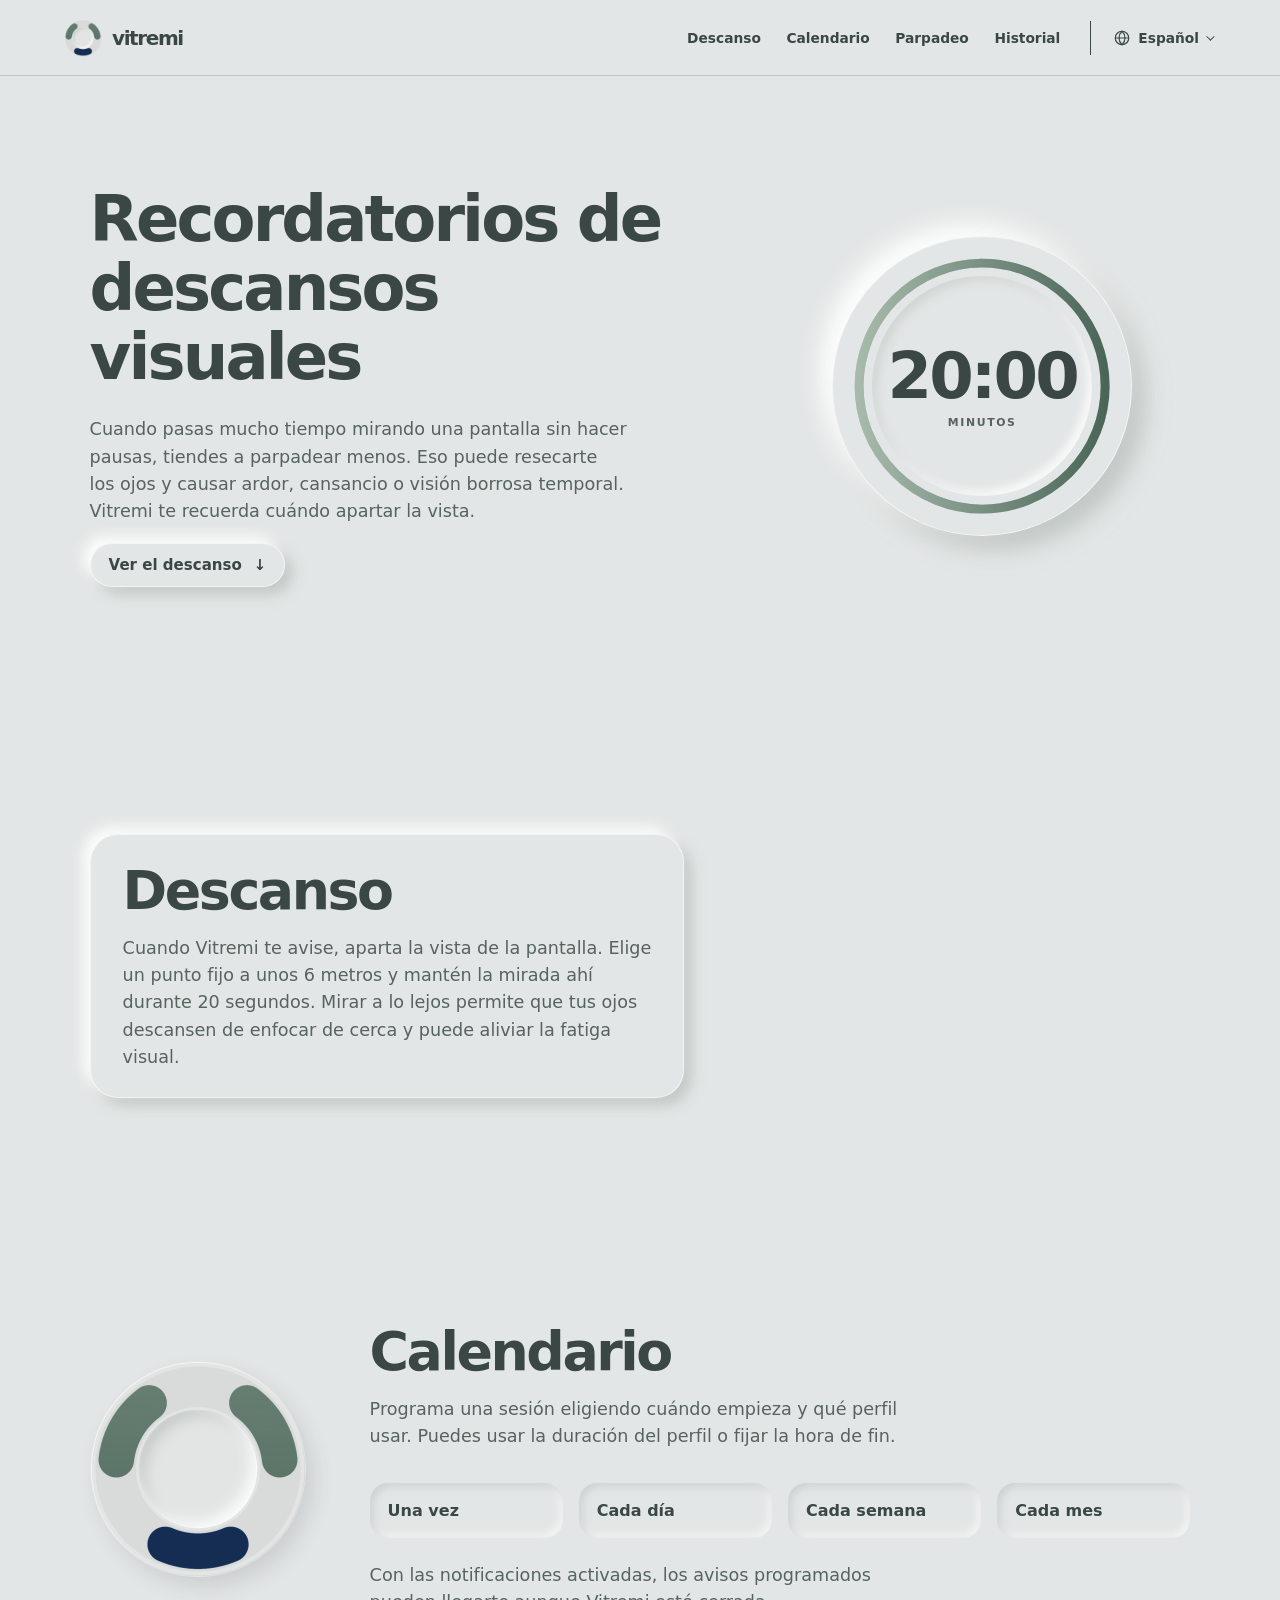
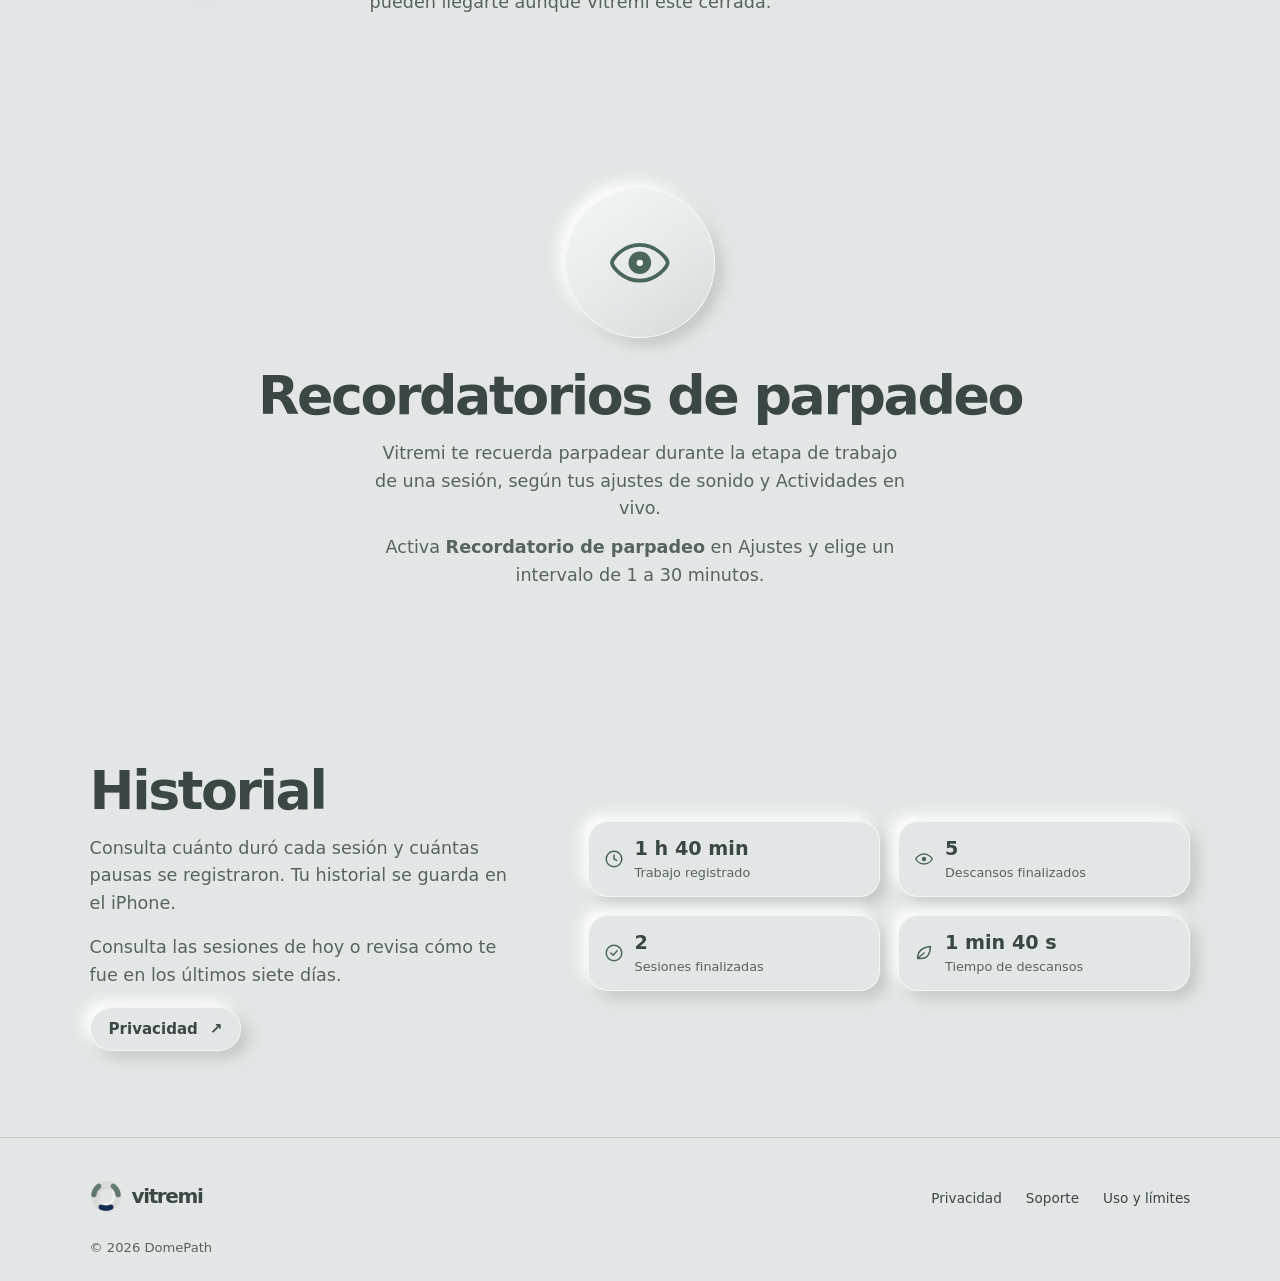
<file: index.html>
<!doctype html>
<html lang="es">
<head>
  <meta charset="utf-8">
  <meta name="viewport" content="width=device-width, initial-scale=1">
  <meta name="theme-color" content="#e3e6e6">
  <meta name="description" content="Vitremi organiza descansos visuales mientras trabajas o estudias frente a una pantalla. Sesiones, calendario y recordatorios de parpadeo para iPhone.">
  <title>Vitremi — descansos visuales para iPhone</title>
  <link rel="icon" href="assets/vitremi-icon-composer.png">
  <link rel="stylesheet" href="assets/style.css?v=calendar-smooth">
  <link rel="stylesheet" href="assets/calendar-motion.css?v=full-turn">
  <script src="assets/scene.js?v=calendar-relay" defer></script>
</head>
<body>
  <div class="rest-sky" aria-hidden="true"><canvas></canvas></div>
  <header class="site-header">
    <a class="brand" href="#inicio" aria-label="Vitremi, inicio"><span class="brand-mark"><img src="assets/vitremi-icon-composer.png" width="38" height="38" alt=""><img class="brand-mark-night" src="assets/vitremi-icon-composer-night.png" width="38" height="38" alt=""></span><span>vitremi</span></a>
    <nav aria-label="Secciones"><a href="#descanso">Descanso</a><a href="#calendario">Calendario</a><a href="#parpadeo">Parpadeo</a><a href="#historial">Historial</a></nav>
    <details class="language-picker" data-language-picker>
      <summary>
        <svg viewBox="0 0 24 24" width="18" height="18" fill="none" stroke="currentColor" stroke-width="1.6" aria-hidden="true"><circle cx="12" cy="12" r="9"/><path d="M3 12h18M12 3c2.6 2.5 4 5.5 4 9s-1.4 6.5-4 9c-2.6-2.5-4-5.5-4-9s1.4-6.5 4-9Z"/></svg>
        <span class="sr-only">Idioma: </span><span>Español</span>
      </summary>
      <div class="language-options">
        <a href="./" lang="es" hreflang="es" aria-current="page">Español</a>
        <a href="en/" lang="en" hreflang="en">English</a>
      </div>
    </details>
  </header>
  <main>
    <section class="intro section" id="inicio" aria-labelledby="intro-title">
      <div class="intro-copy">
        <h1 id="intro-title">Recordatorios de descansos visuales</h1>
        <p>Cuando pasas mucho tiempo mirando una pantalla sin hacer pausas, tiendes a parpadear menos. Eso puede resecarte los ojos y causar ardor, cansancio o visión borrosa temporal. Vitremi te recuerda cuándo apartar la vista.</p>
        <a class="inline-link" href="#descanso">Ver el descanso <span aria-hidden="true">↓</span></a>
      </div>
      <div class="timer-slot">
        <div class="timer-dial" role="timer" aria-label="Tiempo hasta el descanso" data-rest-label="Tiempo de descanso restante">
          <svg class="timer-ring" viewBox="0 0 100 100" aria-hidden="true">
            <defs>
              <linearGradient id="timer-gradient" x2="0%" y2="100%">
                <stop class="ring-start" offset="0%"/>
                <stop class="ring-end" offset="100%"/>
              </linearGradient>
            </defs>
            <circle class="ring-track" cx="50" cy="50" r="48"/>
            <circle class="ring-progress" cx="50" cy="50" r="48" pathLength="100"/>
          </svg>
          <div class="timer-face"><strong>20:00</strong><span data-rest-phase="DESCANSO">MINUTOS</span></div>
        </div>
      </div>
    </section>
    <section class="break-section section" id="descanso" aria-labelledby="break-title">
      <div class="break-inner">
        <div class="break-copy">
          <h2 id="break-title">Descanso</h2>
          <p>Cuando Vitremi te avise, aparta la vista de la pantalla. Elige un punto fijo a unos 6 metros y mantén la mirada ahí durante 20 segundos. Mirar a lo lejos permite que tus ojos descansen de enfocar de cerca y puede aliviar la fatiga visual.</p>
        </div>
        <div class="timer-slot timer-destination" aria-hidden="true"></div>
      </div>
    </section>
    <section class="calendar-section section" id="calendario" aria-labelledby="calendar-title">
      <div class="calendar-copy">
        <div class="section-top">
          <h2 id="calendar-title">Calendario</h2>
          <p>Programa una sesión eligiendo cuándo empieza y qué perfil usar. Puedes usar la duración del perfil o fijar la hora de fin.</p>
        </div>
        <ul class="repeat-list" role="list">
          <li>Una vez</li>
          <li>Cada día</li>
          <li>Cada semana</li>
          <li>Cada mes</li>
        </ul>
        <p class="calendar-note">Con las notificaciones activadas, los avisos programados pueden llegarte aunque Vitremi esté cerrada.</p>
      </div>
      <div class="calendar-logo" aria-hidden="true">
        <img src="assets/calendar-dial.png" alt="" width="432" height="432" loading="lazy">
        <img class="calendar-arc calendar-arc-trailing" src="assets/calendar-arc-trailing.png" alt="" width="432" height="432" loading="lazy">
        <img class="calendar-arc calendar-arc-blue" src="assets/calendar-arc-blue.png" alt="" width="432" height="432" loading="lazy">
        <img class="calendar-arc calendar-arc-leading" src="assets/calendar-arc-leading.png" alt="" width="432" height="432" loading="lazy">
      </div>
    </section>
    <section class="blink-section section" id="parpadeo" aria-labelledby="blink-title">
      <div class="blink-orb" aria-hidden="true">
        <svg class="blink-eye" viewBox="0 0 48 48" fill="none">
          <path d="M3 24C3 21 11.5 10.5 24 10.5S45 21 45 24 36.5 37.5 24 37.5 3 27 3 24Z"/>
          <g class="blink-pupil">
            <circle cx="24" cy="24" r="8.5"/>
            <circle class="blink-glint" cx="24" cy="24" r="2.4"/>
          </g>
        </svg>
      </div>
      <div class="section-top">
        <h2 id="blink-title">Recordatorios de parpadeo</h2>
        <p>Vitremi te recuerda parpadear durante la etapa de trabajo de una sesión, según tus ajustes de sonido y Actividades en vivo.</p>
        <p>Activa <strong>Recordatorio de parpadeo</strong> en Ajustes y elige un intervalo de 1 a 30 minutos.</p>
      </div>
    </section>
    <section class="history-section section" id="historial" aria-labelledby="history-title">
      <div class="history-detail">
        <h2 id="history-title">Historial</h2>
        <p>Consulta cuánto duró cada sesión y cuántas pausas se registraron. Tu historial se guarda en el iPhone.</p>
        <p>Consulta las sesiones de hoy o revisa cómo te fue en los últimos siete días.</p>
        <a class="inline-link" href="privacy">Privacidad <span aria-hidden="true">↗</span></a>
      </div>
      <dl class="history-metrics">
        <div class="history-metric">
          <svg viewBox="0 0 24 24" width="22" height="22" fill="none" stroke="currentColor" stroke-width="1.6" stroke-linecap="round" stroke-linejoin="round" aria-hidden="true"><circle cx="12" cy="12" r="8.5"/><path d="M12 7.5V12l3 1.5"/></svg>
          <dt>Trabajo registrado</dt>
          <dd class="metric-value"><span aria-hidden="true">1 h 40 min</span><span class="sr-only">1 h 40 min</span></dd>
        </div>
        <div class="history-metric">
          <svg viewBox="0 0 24 24" width="22" height="22" fill="none" stroke="currentColor" stroke-width="1.6" stroke-linecap="round" stroke-linejoin="round" aria-hidden="true"><path d="M3 12s3-5.5 9-5.5 9 5.5 9 5.5-3 5.5-9 5.5S3 12 3 12Z"/><circle cx="12" cy="12" r="2.4" fill="currentColor" stroke="none"/></svg>
          <dt>Descansos finalizados</dt>
          <dd class="metric-value"><span aria-hidden="true">5</span><span class="sr-only">5</span></dd>
        </div>
        <div class="history-metric">
          <svg viewBox="0 0 24 24" width="22" height="22" fill="none" stroke="currentColor" stroke-width="1.6" stroke-linecap="round" stroke-linejoin="round" aria-hidden="true"><circle cx="12" cy="12" r="8.5"/><path d="m8.5 12 2.5 2.5 4.5-5"/></svg>
          <dt>Sesiones finalizadas</dt>
          <dd class="metric-value"><span aria-hidden="true">2</span><span class="sr-only">2</span></dd>
        </div>
        <div class="history-metric">
          <svg viewBox="0 0 24 24" width="22" height="22" fill="none" stroke="currentColor" stroke-width="1.6" stroke-linecap="round" stroke-linejoin="round" aria-hidden="true"><path d="M5 18c0-7 4.5-12 14-13 0 8.5-4 13-10 13H5Zm0 0 7-6"/></svg>
          <dt>Tiempo de descansos</dt>
          <dd class="metric-value"><span aria-hidden="true">1 min 40 s</span><span class="sr-only">1 min 40 s</span></dd>
        </div>
      </dl>
    </section>
  </main>
  <footer class="site-footer"><div class="footer-brand"><a class="brand" href="#inicio"><span class="brand-mark"><img src="assets/vitremi-icon-composer.png" width="32" height="32" alt=""><img class="brand-mark-night" src="assets/vitremi-icon-composer-night.png" width="32" height="32" alt=""></span><span>vitremi</span></a></div><div class="footer-links"><a href="privacy">Privacidad</a><a href="support">Soporte</a><a href="usage">Uso y límites</a></div><small>© 2026 DomePath</small></footer>
</body>
</html>
</file>
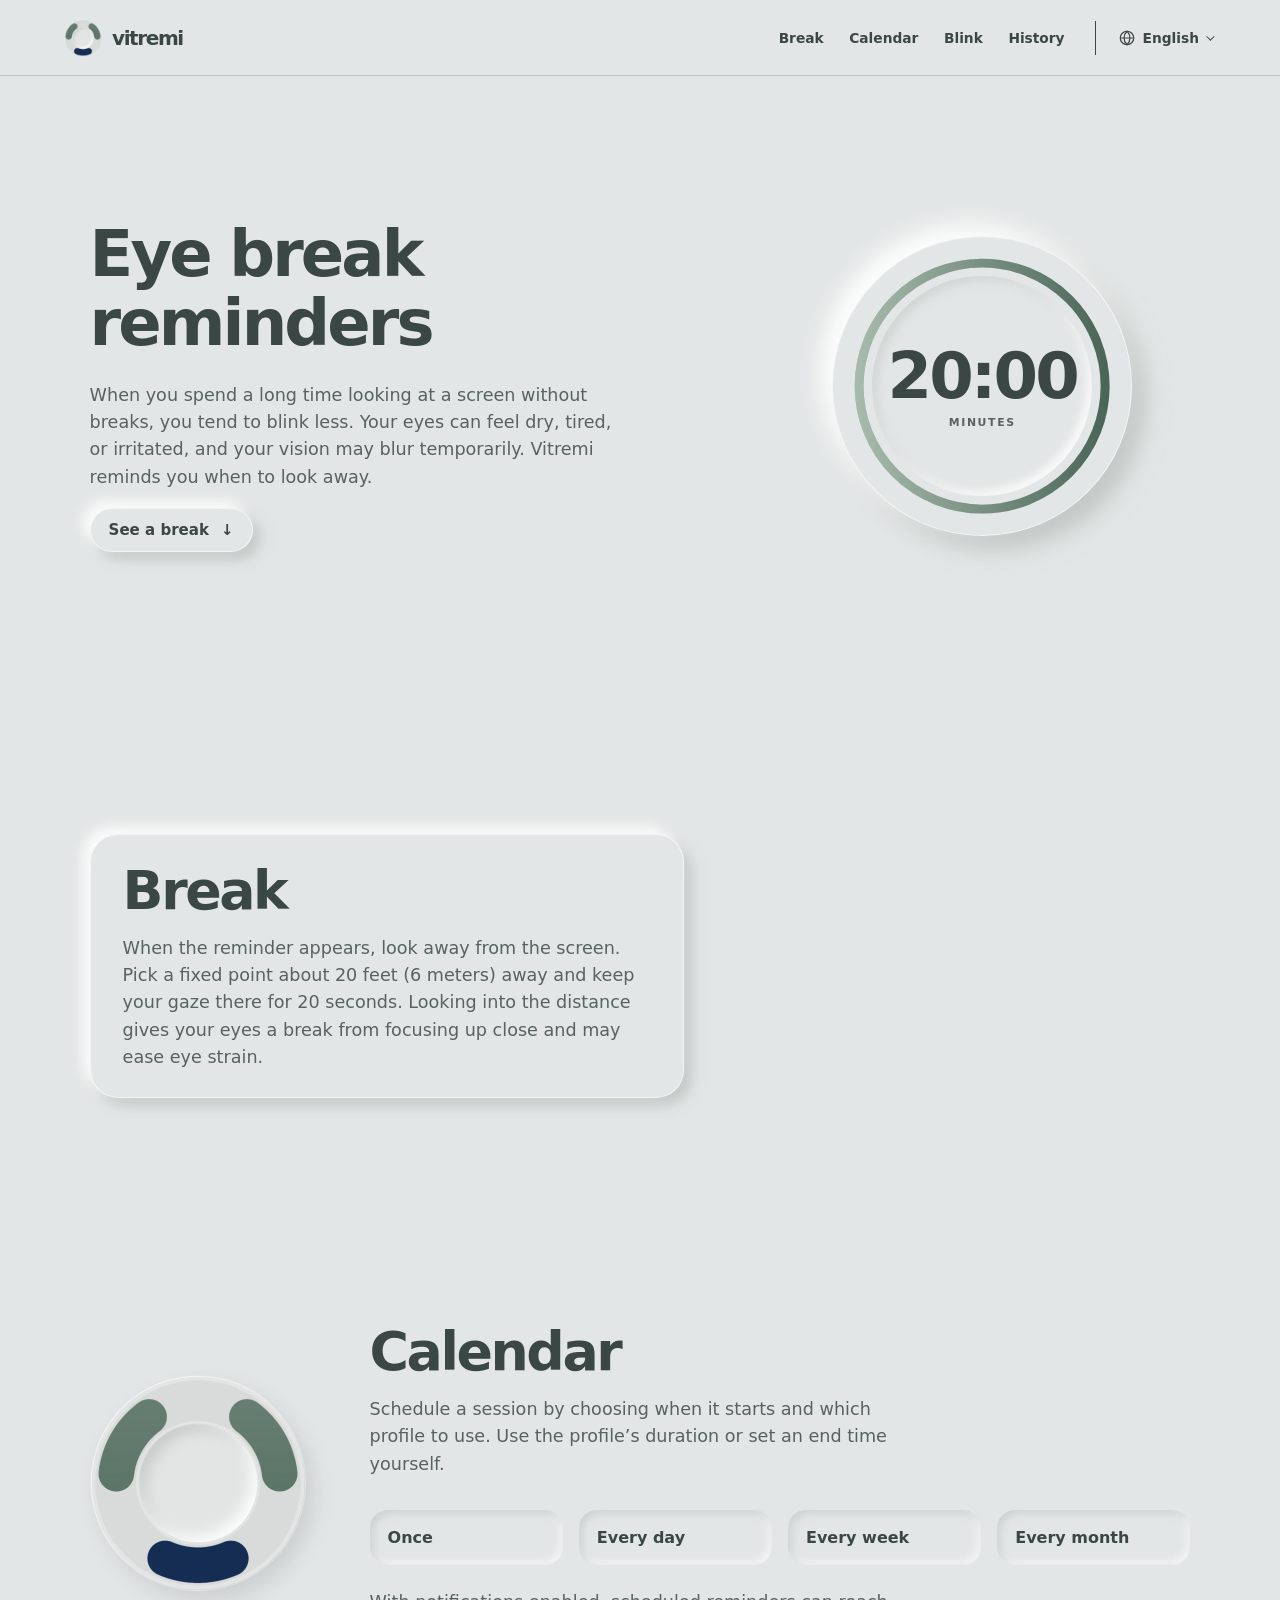
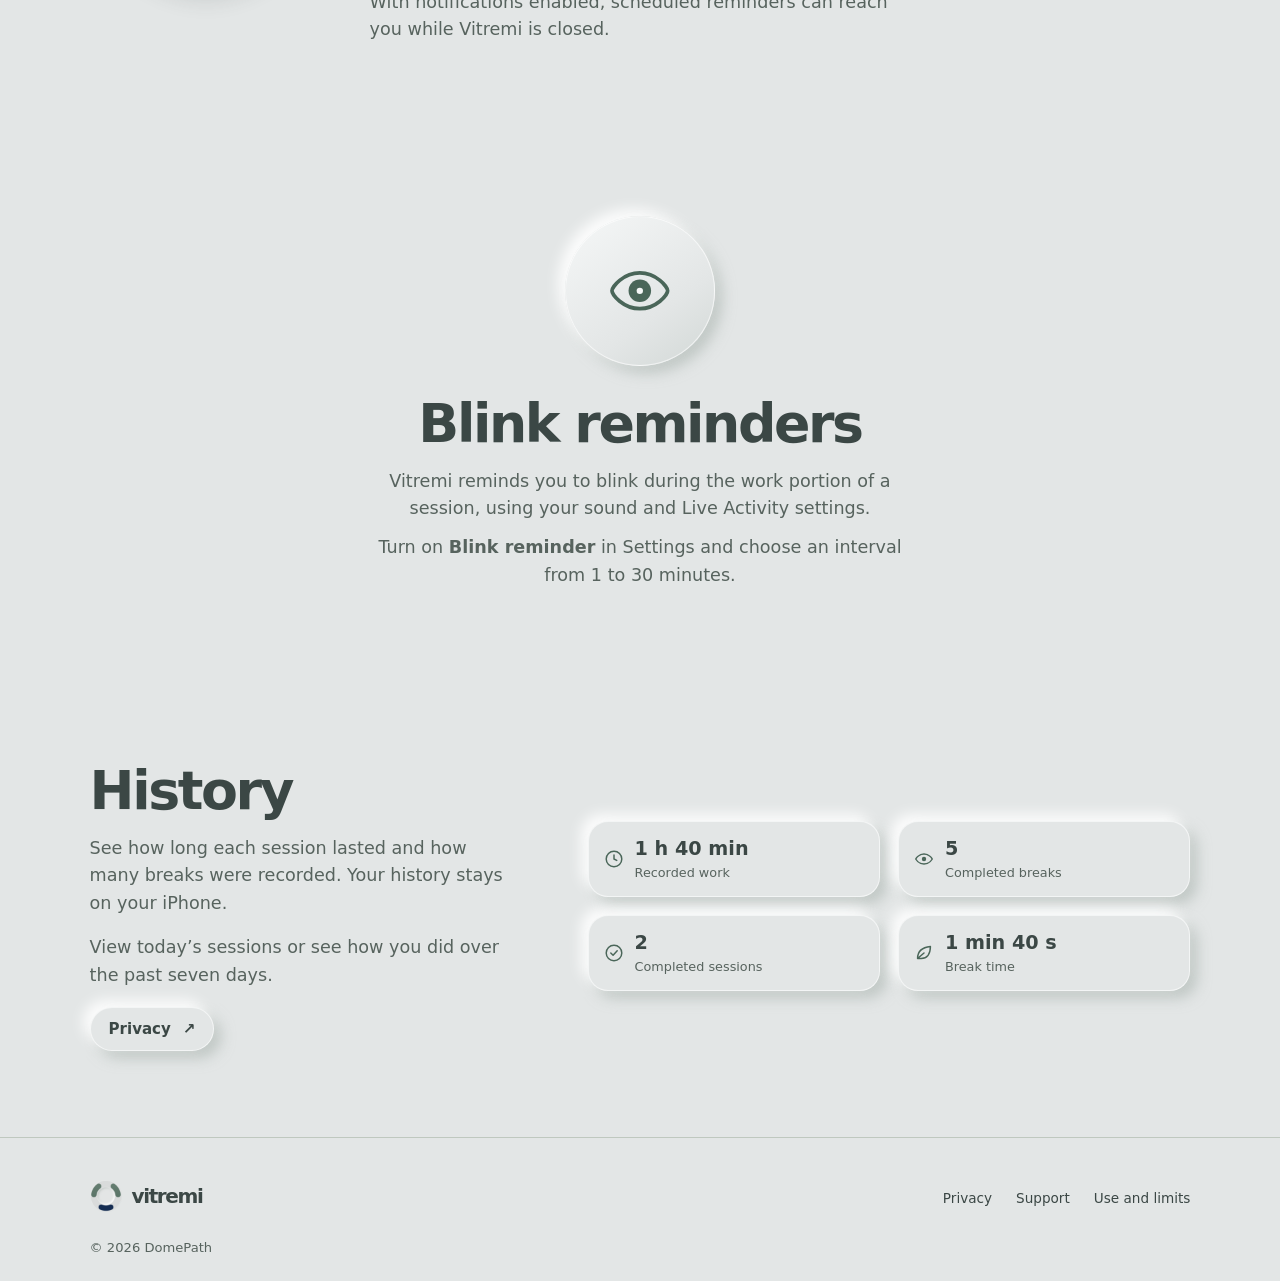
<file: en/index.html>
<!doctype html>
<html lang="en">
<head>
  <meta charset="utf-8">
  <meta name="viewport" content="width=device-width, initial-scale=1">
  <meta name="theme-color" content="#e3e6e6">
  <meta name="description" content="Vitremi organizes eye breaks while you work or study at a screen. Sessions, calendar, and blink reminders for iPhone.">
  <title>Vitremi — eye breaks for iPhone</title>
  <link rel="icon" href="../assets/vitremi-icon-composer.png">
  <link rel="stylesheet" href="../assets/style.css?v=calendar-smooth">
  <link rel="stylesheet" href="../assets/calendar-motion.css?v=full-turn">
  <script src="../assets/scene.js?v=calendar-relay" defer></script>
</head>
<body>
  <div class="rest-sky" aria-hidden="true"><canvas></canvas></div>
  <header class="site-header">
    <a class="brand" href="#inicio" aria-label="Vitremi, home"><span class="brand-mark"><img src="../assets/vitremi-icon-composer.png" width="38" height="38" alt=""><img class="brand-mark-night" src="../assets/vitremi-icon-composer-night.png" width="38" height="38" alt=""></span><span>vitremi</span></a>
    <nav aria-label="Sections"><a href="#descanso">Break</a><a href="#calendario">Calendar</a><a href="#parpadeo">Blink</a><a href="#historial">History</a></nav>
    <details class="language-picker" data-language-picker>
      <summary>
        <svg viewBox="0 0 24 24" width="18" height="18" fill="none" stroke="currentColor" stroke-width="1.6" aria-hidden="true"><circle cx="12" cy="12" r="9"/><path d="M3 12h18M12 3c2.6 2.5 4 5.5 4 9s-1.4 6.5-4 9c-2.6-2.5-4-5.5-4-9s1.4-6.5 4-9Z"/></svg>
        <span class="sr-only">Language: </span><span>English</span>
      </summary>
      <div class="language-options">
        <a href="../" lang="es" hreflang="es">Español</a>
        <a href="./" lang="en" hreflang="en" aria-current="page">English</a>
      </div>
    </details>
  </header>
  <main>
    <section class="intro section" id="inicio" aria-labelledby="intro-title">
      <div class="intro-copy">
        <h1 id="intro-title">Eye break reminders</h1>
        <p>When you spend a long time looking at a screen without breaks, you tend to blink less. Your eyes can feel dry, tired, or irritated, and your vision may blur temporarily. Vitremi reminds you when to look away.</p>
        <a class="inline-link" href="#descanso">See a break <span aria-hidden="true">↓</span></a>
      </div>
      <div class="timer-slot">
        <div class="timer-dial" role="timer" aria-label="Time until break" data-rest-label="Break time remaining">
          <svg class="timer-ring" viewBox="0 0 100 100" aria-hidden="true">
            <defs>
              <linearGradient id="timer-gradient" x2="0%" y2="100%">
                <stop class="ring-start" offset="0%"/>
                <stop class="ring-end" offset="100%"/>
              </linearGradient>
            </defs>
            <circle class="ring-track" cx="50" cy="50" r="48"/>
            <circle class="ring-progress" cx="50" cy="50" r="48" pathLength="100"/>
          </svg>
          <div class="timer-face"><strong>20:00</strong><span data-rest-phase="BREAK">MINUTES</span></div>
        </div>
      </div>
    </section>
    <section class="break-section section" id="descanso" aria-labelledby="break-title">
      <div class="break-inner">
        <div class="break-copy">
          <h2 id="break-title">Break</h2>
          <p>When the reminder appears, look away from the screen. Pick a fixed point about 20 feet (6 meters) away and keep your gaze there for 20 seconds. Looking into the distance gives your eyes a break from focusing up close and may ease eye strain.</p>
        </div>
        <div class="timer-slot timer-destination" aria-hidden="true"></div>
      </div>
    </section>
    <section class="calendar-section section" id="calendario" aria-labelledby="calendar-title">
      <div class="calendar-copy">
        <div class="section-top">
          <h2 id="calendar-title">Calendar</h2>
          <p>Schedule a session by choosing when it starts and which profile to use. Use the profile’s duration or set an end time yourself.</p>
        </div>
        <ul class="repeat-list" role="list">
          <li>Once</li>
          <li>Every day</li>
          <li>Every week</li>
          <li>Every month</li>
        </ul>
        <p class="calendar-note">With notifications enabled, scheduled reminders can reach you while Vitremi is closed.</p>
      </div>
      <div class="calendar-logo" aria-hidden="true">
        <img src="../assets/calendar-dial.png" alt="" width="432" height="432" loading="lazy">
        <img class="calendar-arc calendar-arc-trailing" src="../assets/calendar-arc-trailing.png" alt="" width="432" height="432" loading="lazy">
        <img class="calendar-arc calendar-arc-blue" src="../assets/calendar-arc-blue.png" alt="" width="432" height="432" loading="lazy">
        <img class="calendar-arc calendar-arc-leading" src="../assets/calendar-arc-leading.png" alt="" width="432" height="432" loading="lazy">
      </div>
    </section>
    <section class="blink-section section" id="parpadeo" aria-labelledby="blink-title">
      <div class="blink-orb" aria-hidden="true">
        <svg class="blink-eye" viewBox="0 0 48 48" fill="none">
          <path d="M3 24C3 21 11.5 10.5 24 10.5S45 21 45 24 36.5 37.5 24 37.5 3 27 3 24Z"/>
          <g class="blink-pupil">
            <circle cx="24" cy="24" r="8.5"/>
            <circle class="blink-glint" cx="24" cy="24" r="2.4"/>
          </g>
        </svg>
      </div>
      <div class="section-top">
        <h2 id="blink-title">Blink reminders</h2>
        <p>Vitremi reminds you to blink during the work portion of a session, using your sound and Live Activity settings.</p>
        <p>Turn on <strong>Blink reminder</strong> in Settings and choose an interval from 1 to 30 minutes.</p>
      </div>
    </section>
    <section class="history-section section" id="historial" aria-labelledby="history-title">
      <div class="history-detail">
        <h2 id="history-title">History</h2>
        <p>See how long each session lasted and how many breaks were recorded. Your history stays on your iPhone.</p>
        <p>View today’s sessions or see how you did over the past seven days.</p>
        <a class="inline-link" href="privacy">Privacy <span aria-hidden="true">↗</span></a>
      </div>
      <dl class="history-metrics">
        <div class="history-metric">
          <svg viewBox="0 0 24 24" width="22" height="22" fill="none" stroke="currentColor" stroke-width="1.6" stroke-linecap="round" stroke-linejoin="round" aria-hidden="true"><circle cx="12" cy="12" r="8.5"/><path d="M12 7.5V12l3 1.5"/></svg>
          <dt>Recorded work</dt>
          <dd class="metric-value"><span aria-hidden="true">1 h 40 min</span><span class="sr-only">1 h 40 min</span></dd>
        </div>
        <div class="history-metric">
          <svg viewBox="0 0 24 24" width="22" height="22" fill="none" stroke="currentColor" stroke-width="1.6" stroke-linecap="round" stroke-linejoin="round" aria-hidden="true"><path d="M3 12s3-5.5 9-5.5 9 5.5 9 5.5-3 5.5-9 5.5S3 12 3 12Z"/><circle cx="12" cy="12" r="2.4" fill="currentColor" stroke="none"/></svg>
          <dt>Completed breaks</dt>
          <dd class="metric-value"><span aria-hidden="true">5</span><span class="sr-only">5</span></dd>
        </div>
        <div class="history-metric">
          <svg viewBox="0 0 24 24" width="22" height="22" fill="none" stroke="currentColor" stroke-width="1.6" stroke-linecap="round" stroke-linejoin="round" aria-hidden="true"><circle cx="12" cy="12" r="8.5"/><path d="m8.5 12 2.5 2.5 4.5-5"/></svg>
          <dt>Completed sessions</dt>
          <dd class="metric-value"><span aria-hidden="true">2</span><span class="sr-only">2</span></dd>
        </div>
        <div class="history-metric">
          <svg viewBox="0 0 24 24" width="22" height="22" fill="none" stroke="currentColor" stroke-width="1.6" stroke-linecap="round" stroke-linejoin="round" aria-hidden="true"><path d="M5 18c0-7 4.5-12 14-13 0 8.5-4 13-10 13H5Zm0 0 7-6"/></svg>
          <dt>Break time</dt>
          <dd class="metric-value"><span aria-hidden="true">1 min 40 s</span><span class="sr-only">1 min 40 s</span></dd>
        </div>
      </dl>
    </section>
  </main>
  <footer class="site-footer"><div class="footer-brand"><a class="brand" href="#inicio"><span class="brand-mark"><img src="../assets/vitremi-icon-composer.png" width="32" height="32" alt=""><img class="brand-mark-night" src="../assets/vitremi-icon-composer-night.png" width="32" height="32" alt=""></span><span>vitremi</span></a></div><div class="footer-links"><a href="privacy">Privacy</a><a href="support">Support</a><a href="usage">Use and limits</a></div><small>© 2026 DomePath</small></footer>
</body>
</html>
</file>
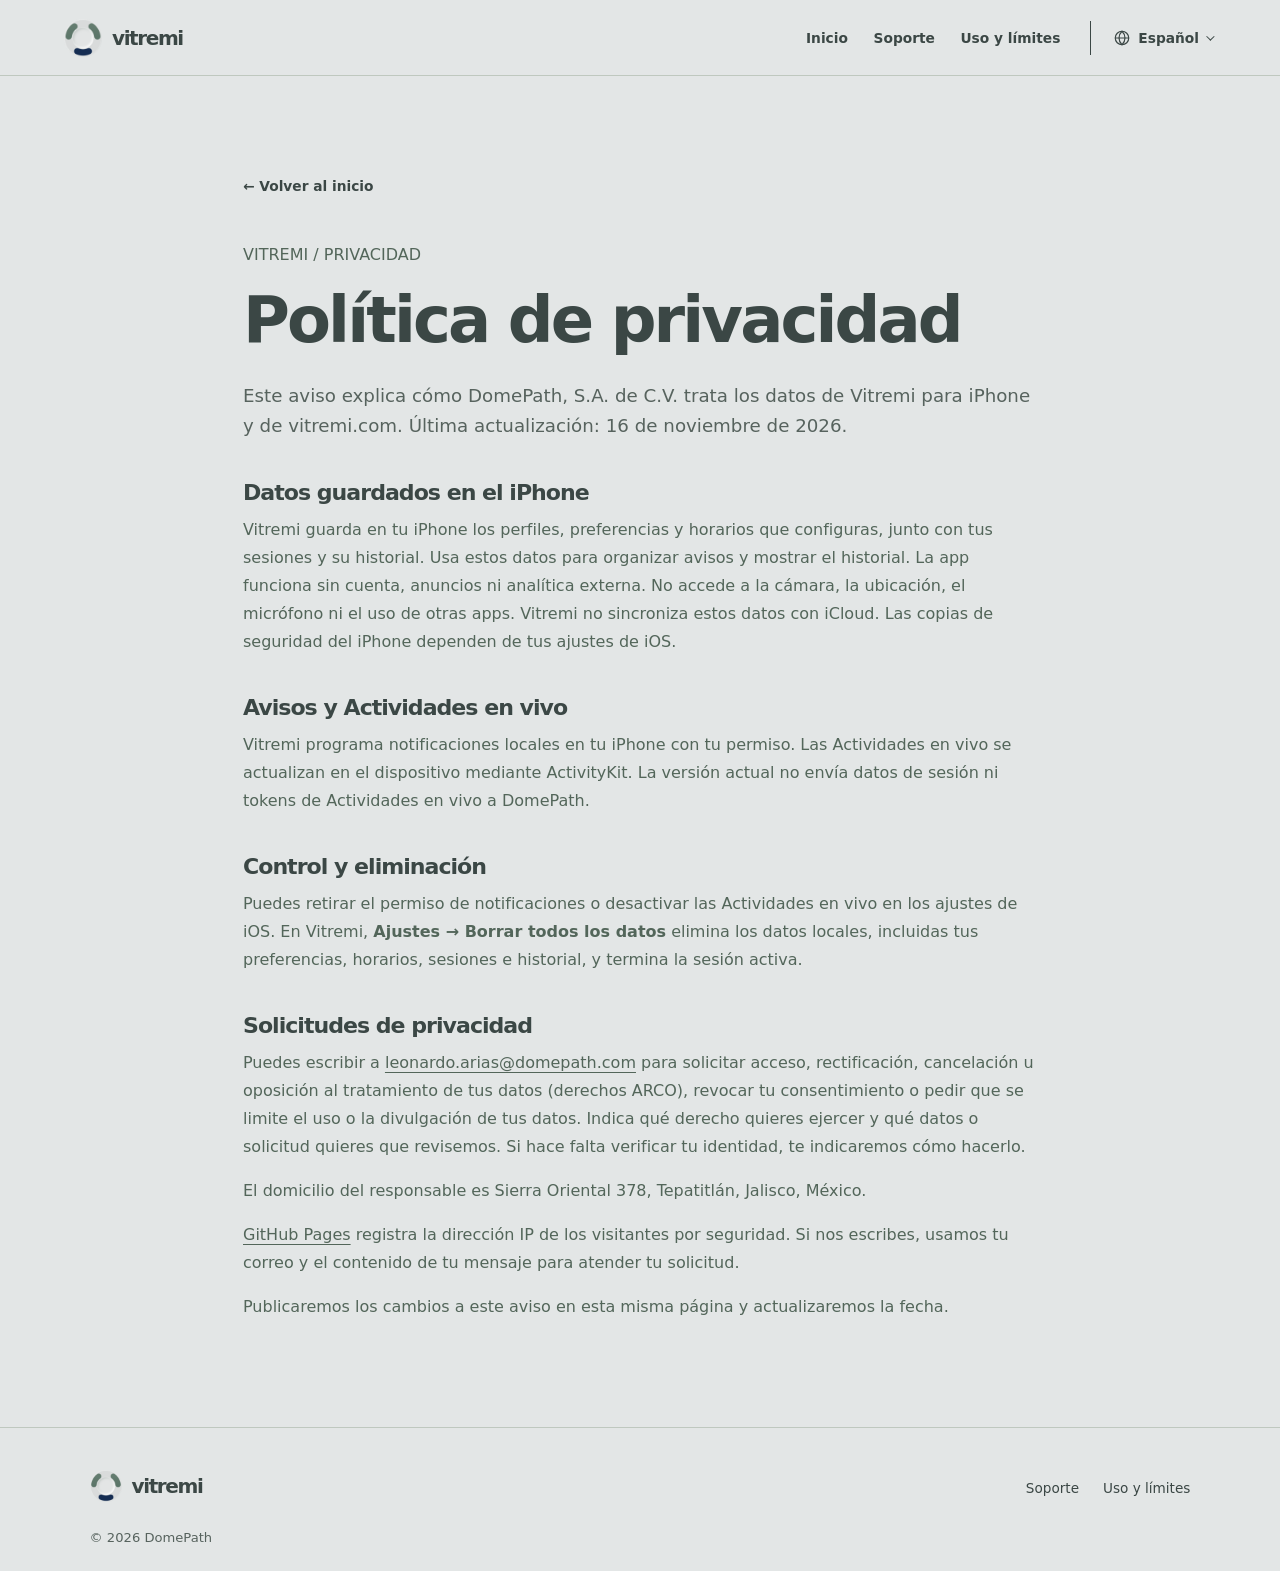
<file: privacy.html>
<!doctype html>
<html lang="es">
<head>
  <meta charset="utf-8">
  <meta name="viewport" content="width=device-width, initial-scale=1">
  <meta name="description" content="Política de privacidad de Vitremi para iPhone.">
  <title>Privacidad — Vitremi</title>
  <link rel="canonical" href="https://vitremi.com/privacy">
  <link rel="icon" href="assets/vitremi-icon-composer.png">
  <link rel="stylesheet" href="assets/style.css?v=icon-composer">
  <script src="assets/scene.js?v=rest-sky" defer></script>
</head>
<body>
  <header class="site-header">
    <a class="brand" href="./" aria-label="Vitremi, inicio"><img src="assets/vitremi-icon-composer.png" alt="" width="38" height="38"><span>vitremi</span></a>
    <nav aria-label="Navegación"><a href="./">Inicio</a><a href="support">Soporte</a><a href="usage">Uso y límites</a></nav>
    <details class="language-picker" data-language-picker>
      <summary>
        <svg viewBox="0 0 24 24" width="18" height="18" fill="none" stroke="currentColor" stroke-width="1.6" aria-hidden="true"><circle cx="12" cy="12" r="9"/><path d="M3 12h18M12 3c2.6 2.5 4 5.5 4 9s-1.4 6.5-4 9c-2.6-2.5-4-5.5-4-9s1.4-6.5 4-9Z"/></svg>
        <span class="sr-only">Idioma: </span><span>Español</span>
      </summary>
      <div class="language-options">
        <a href="privacy" lang="es" hreflang="es" aria-current="page">Español</a>
        <a href="en/privacy" lang="en" hreflang="en">English</a>
      </div>
    </details>
  </header>
  <main class="legal-main">
    <a class="back" href="./">← Volver al inicio</a>
    <section lang="es">
      <p class="eyebrow">VITREMI / PRIVACIDAD</p>
      <h1>Política de privacidad</h1>
      <p class="intro">Este aviso explica cómo DomePath, S.A. de C.V. trata los datos de Vitremi para iPhone y de vitremi.com. Última actualización: <time datetime="2026-11-16">16 de noviembre de 2026</time>.</p>

      <h2>Datos guardados en el iPhone</h2>
      <p>Vitremi guarda en tu iPhone los perfiles, preferencias y horarios que configuras, junto con tus sesiones y su historial. Usa estos datos para organizar avisos y mostrar el historial. La app funciona sin cuenta, anuncios ni analítica externa. No accede a la cámara, la ubicación, el micrófono ni el uso de otras apps. Vitremi no sincroniza estos datos con iCloud. Las copias de seguridad del iPhone dependen de tus ajustes de iOS.</p>

      <h2>Avisos y Actividades en vivo</h2>
      <p>Vitremi programa notificaciones locales en tu iPhone con tu permiso. Las Actividades en vivo se actualizan en el dispositivo mediante ActivityKit. La versión actual no envía datos de sesión ni tokens de Actividades en vivo a DomePath.</p>

      <h2>Control y eliminación</h2>
      <p>Puedes retirar el permiso de notificaciones o desactivar las Actividades en vivo en los ajustes de iOS. En Vitremi, <strong>Ajustes → Borrar todos los datos</strong> elimina los datos locales, incluidas tus preferencias, horarios, sesiones e historial, y termina la sesión activa.</p>

      <h2 id="privacy-requests">Solicitudes de privacidad</h2>
      <p>Puedes escribir a <a class="contact-link" href="mailto:leonardo.arias@domepath.com?subject=Vitremi%20privacidad">leonardo.arias@domepath.com</a> para solicitar acceso, rectificación, cancelación u oposición al tratamiento de tus datos (derechos ARCO), revocar tu consentimiento o pedir que se limite el uso o la divulgación de tus datos. Indica qué derecho quieres ejercer y qué datos o solicitud quieres que revisemos. Si hace falta verificar tu identidad, te indicaremos cómo hacerlo.</p>
      <p>El domicilio del responsable es Sierra Oriental 378, Tepatitlán, Jalisco, México.</p>
      <p><a class="contact-link" href="https://docs.github.com/en/site-policy/privacy-policies/github-general-privacy-statement">GitHub Pages</a> registra la dirección IP de los visitantes por seguridad. Si nos escribes, usamos tu correo y el contenido de tu mensaje para atender tu solicitud.</p>
      <p>Publicaremos los cambios a este aviso en esta misma página y actualizaremos la fecha.</p>
    </section>
  </main>
  <footer class="site-footer"><div class="footer-brand"><a class="brand" href="./"><img src="assets/vitremi-icon-composer.png" alt="" width="32" height="32"><span>vitremi</span></a></div><div class="footer-links"><a href="support">Soporte</a><a href="usage">Uso y límites</a></div><small>© 2026 DomePath</small></footer>
</body>
</html>
</file>
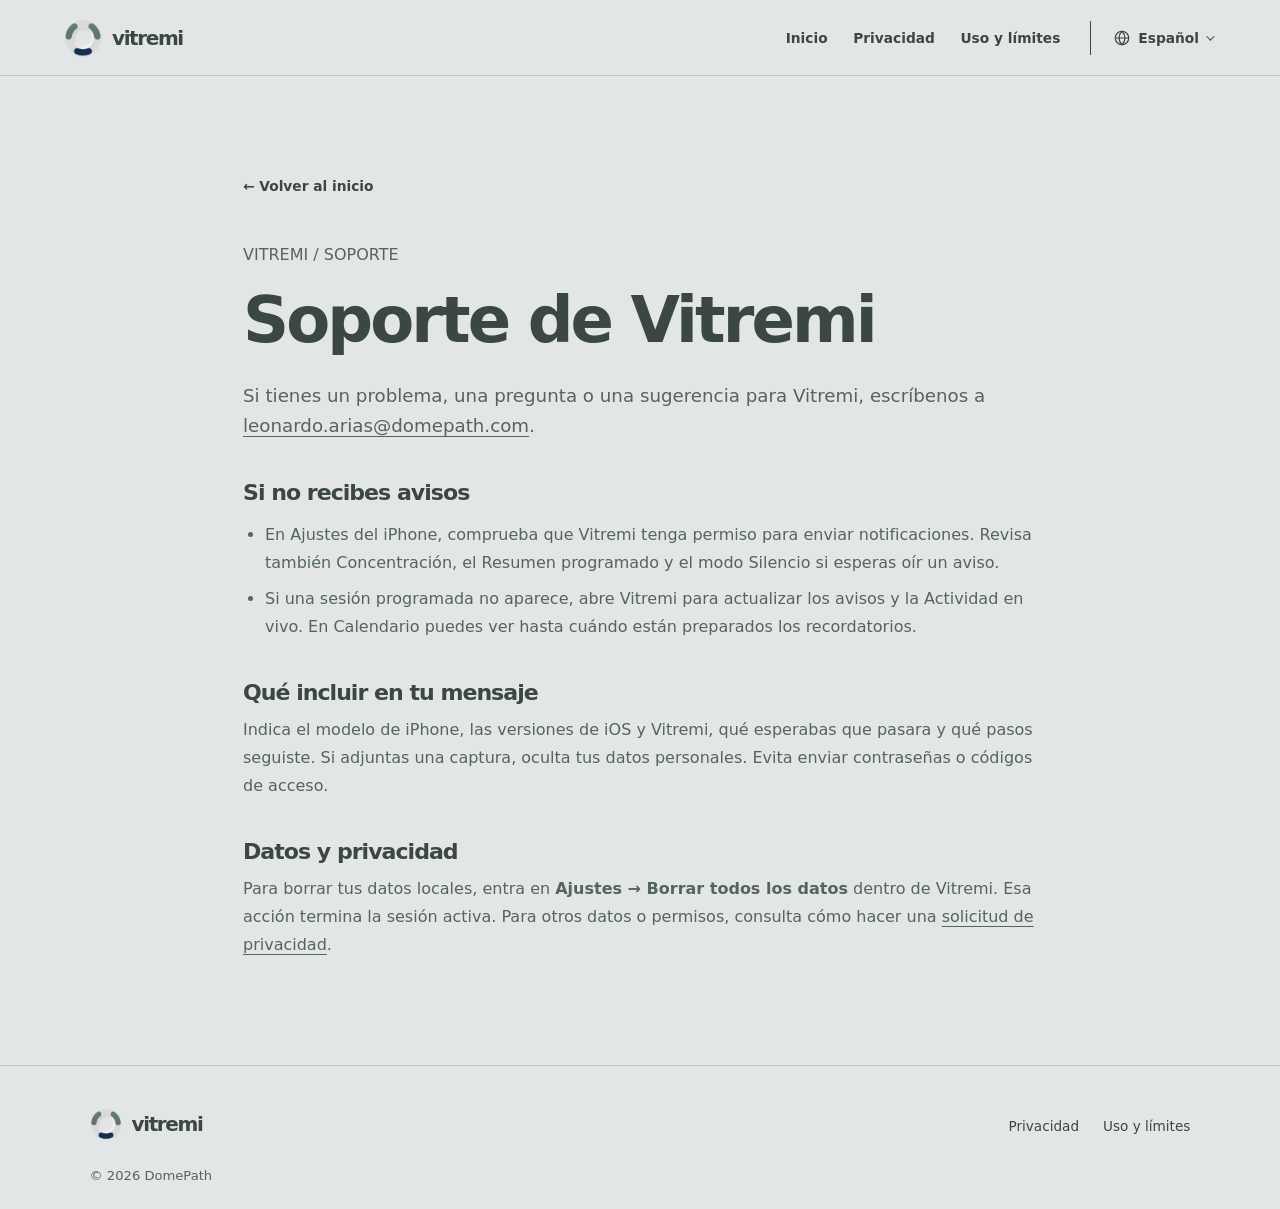
<file: support.html>
<!doctype html>
<html lang="es">
<head>
  <meta charset="utf-8">
  <meta name="viewport" content="width=device-width, initial-scale=1">
  <meta name="description" content="Soporte y contacto de Vitremi.">
  <title>Soporte — Vitremi</title>
  <link rel="canonical" href="https://vitremi.com/support">
  <link rel="icon" href="assets/vitremi-icon-composer.png">
  <link rel="stylesheet" href="assets/style.css?v=icon-composer">
  <script src="assets/scene.js?v=rest-sky" defer></script>
</head>
<body>
  <header class="site-header">
    <a class="brand" href="./" aria-label="Vitremi, inicio"><img src="assets/vitremi-icon-composer.png" alt="" width="38" height="38"><span>vitremi</span></a>
    <nav aria-label="Navegación"><a href="./">Inicio</a><a href="privacy">Privacidad</a><a href="usage">Uso y límites</a></nav>
    <details class="language-picker" data-language-picker>
      <summary>
        <svg viewBox="0 0 24 24" width="18" height="18" fill="none" stroke="currentColor" stroke-width="1.6" aria-hidden="true"><circle cx="12" cy="12" r="9"/><path d="M3 12h18M12 3c2.6 2.5 4 5.5 4 9s-1.4 6.5-4 9c-2.6-2.5-4-5.5-4-9s1.4-6.5 4-9Z"/></svg>
        <span class="sr-only">Idioma: </span><span>Español</span>
      </summary>
      <div class="language-options">
        <a href="support" lang="es" hreflang="es" aria-current="page">Español</a>
        <a href="en/support" lang="en" hreflang="en">English</a>
      </div>
    </details>
  </header>
  <main class="legal-main">
    <a class="back" href="./">← Volver al inicio</a>
    <section lang="es">
      <p class="eyebrow">VITREMI / SOPORTE</p>
      <h1>Soporte de Vitremi</h1>
      <p class="intro">Si tienes un problema, una pregunta o una sugerencia para Vitremi, escríbenos a <a class="contact-link" href="mailto:leonardo.arias@domepath.com?subject=Vitremi%20soporte">leonardo.arias@domepath.com</a>.</p>

      <h2>Si no recibes avisos</h2>
      <ul>
        <li>En Ajustes del iPhone, comprueba que Vitremi tenga permiso para enviar notificaciones. Revisa también Concentración, el Resumen programado y el modo Silencio si esperas oír un aviso.</li>
        <li>Si una sesión programada no aparece, abre Vitremi para actualizar los avisos y la Actividad en vivo. En Calendario puedes ver hasta cuándo están preparados los recordatorios.</li>
      </ul>

      <h2>Qué incluir en tu mensaje</h2>
      <p>Indica el modelo de iPhone, las versiones de iOS y Vitremi, qué esperabas que pasara y qué pasos seguiste. Si adjuntas una captura, oculta tus datos personales. Evita enviar contraseñas o códigos de acceso.</p>

      <h2>Datos y privacidad</h2>
      <p>Para borrar tus datos locales, entra en <strong>Ajustes → Borrar todos los datos</strong> dentro de Vitremi. Esa acción termina la sesión activa. Para otros datos o permisos, consulta cómo hacer una <a class="contact-link" href="privacy#privacy-requests">solicitud de privacidad</a>.</p>
    </section>
  </main>
  <footer class="site-footer"><div class="footer-brand"><a class="brand" href="./"><img src="assets/vitremi-icon-composer.png" alt="" width="32" height="32"><span>vitremi</span></a></div><div class="footer-links"><a href="privacy">Privacidad</a><a href="usage">Uso y límites</a></div><small>© 2026 DomePath</small></footer>
</body>
</html>
</file>
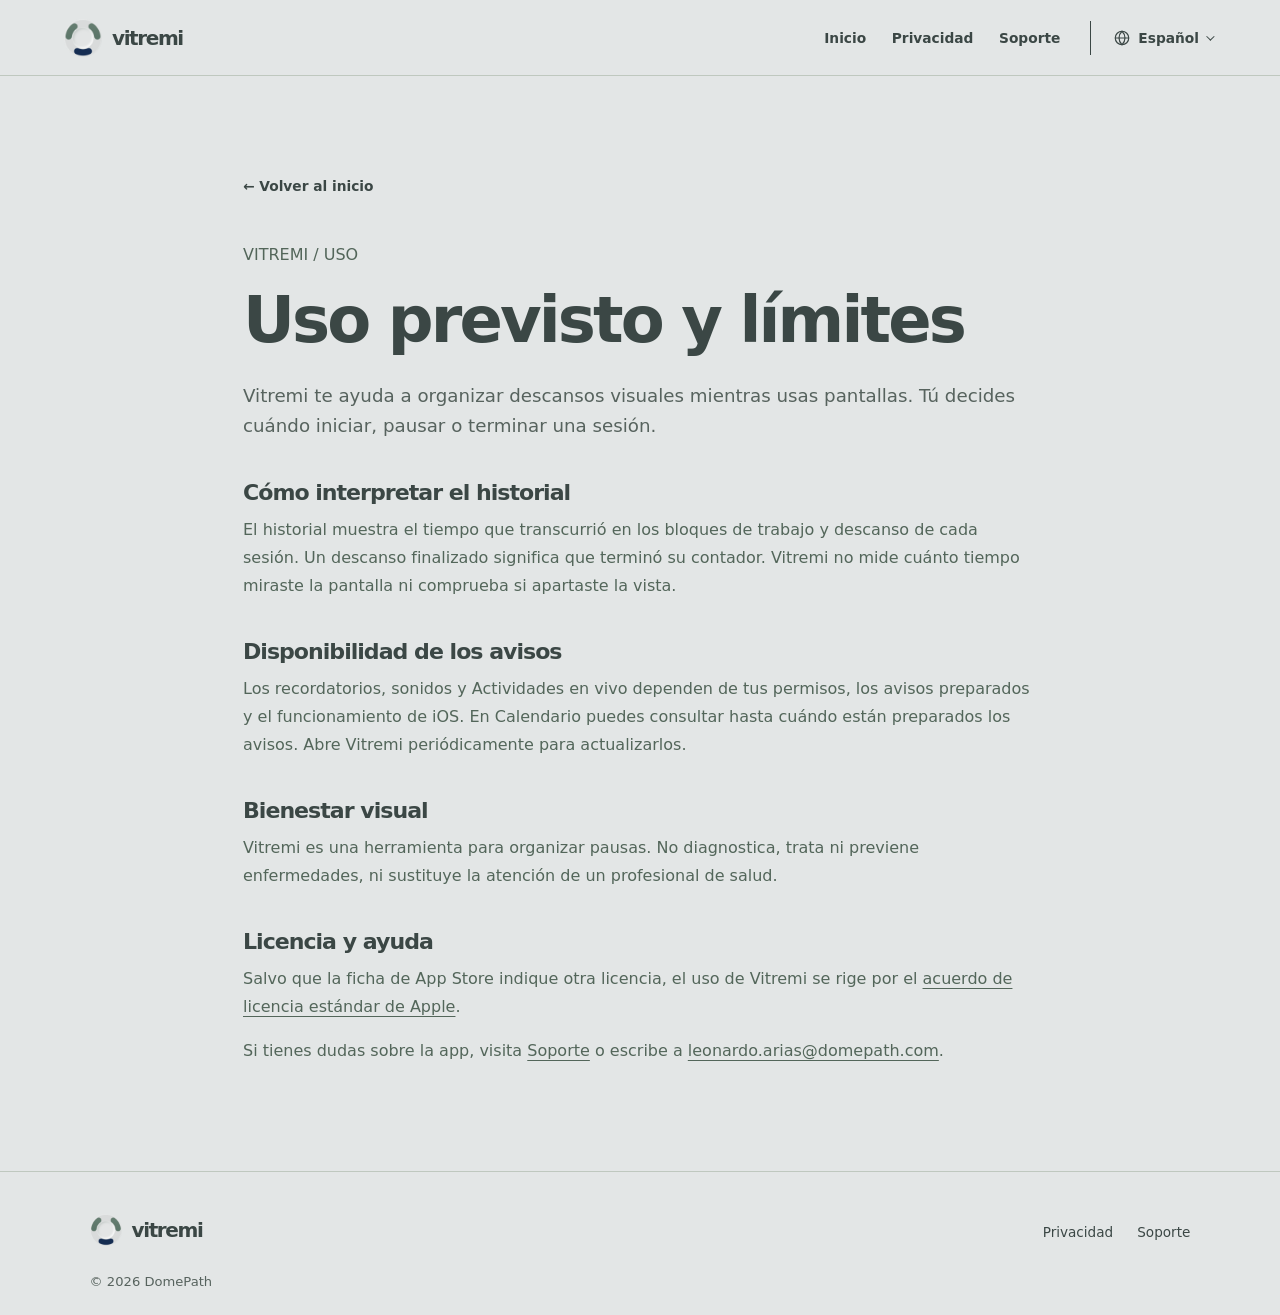
<file: usage.html>
<!doctype html>
<html lang="es">
<head>
  <meta charset="utf-8">
  <meta name="viewport" content="width=device-width, initial-scale=1">
  <meta name="description" content="Uso previsto y límites de Vitremi.">
  <title>Uso y límites — Vitremi</title>
  <link rel="canonical" href="https://vitremi.com/usage">
  <link rel="icon" href="assets/vitremi-icon-composer.png">
  <link rel="stylesheet" href="assets/style.css?v=icon-composer">
  <script src="assets/scene.js?v=rest-sky" defer></script>
</head>
<body>
  <header class="site-header">
    <a class="brand" href="./" aria-label="Vitremi, inicio"><img src="assets/vitremi-icon-composer.png" alt="" width="38" height="38"><span>vitremi</span></a>
    <nav aria-label="Navegación"><a href="./">Inicio</a><a href="privacy">Privacidad</a><a href="support">Soporte</a></nav>
    <details class="language-picker" data-language-picker>
      <summary>
        <svg viewBox="0 0 24 24" width="18" height="18" fill="none" stroke="currentColor" stroke-width="1.6" aria-hidden="true"><circle cx="12" cy="12" r="9"/><path d="M3 12h18M12 3c2.6 2.5 4 5.5 4 9s-1.4 6.5-4 9c-2.6-2.5-4-5.5-4-9s1.4-6.5 4-9Z"/></svg>
        <span class="sr-only">Idioma: </span><span>Español</span>
      </summary>
      <div class="language-options">
        <a href="usage" lang="es" hreflang="es" aria-current="page">Español</a>
        <a href="en/usage" lang="en" hreflang="en">English</a>
      </div>
    </details>
  </header>
  <main class="legal-main">
    <a class="back" href="./">← Volver al inicio</a>
    <section lang="es">
      <p class="eyebrow">VITREMI / USO</p>
      <h1>Uso previsto y límites</h1>
      <p class="intro">Vitremi te ayuda a organizar descansos visuales mientras usas pantallas. Tú decides cuándo iniciar, pausar o terminar una sesión.</p>

      <h2>Cómo interpretar el historial</h2>
      <p>El historial muestra el tiempo que transcurrió en los bloques de trabajo y descanso de cada sesión. Un descanso finalizado significa que terminó su contador. Vitremi no mide cuánto tiempo miraste la pantalla ni comprueba si apartaste la vista.</p>

      <h2>Disponibilidad de los avisos</h2>
      <p>Los recordatorios, sonidos y Actividades en vivo dependen de tus permisos, los avisos preparados y el funcionamiento de iOS. En Calendario puedes consultar hasta cuándo están preparados los avisos. Abre Vitremi periódicamente para actualizarlos.</p>

      <h2>Bienestar visual</h2>
      <p>Vitremi es una herramienta para organizar pausas. No diagnostica, trata ni previene enfermedades, ni sustituye la atención de un profesional de salud.</p>

      <h2>Licencia y ayuda</h2>
      <p>Salvo que la ficha de App Store indique otra licencia, el uso de Vitremi se rige por el <a class="contact-link" href="https://www.apple.com/legal/internet-services/itunes/dev/stdeula/">acuerdo de licencia estándar de Apple</a>.</p>
      <p>Si tienes dudas sobre la app, visita <a class="contact-link" href="support">Soporte</a> o escribe a <a class="contact-link" href="mailto:leonardo.arias@domepath.com?subject=Vitremi%20soporte">leonardo.arias@domepath.com</a>.</p>
    </section>
  </main>
  <footer class="site-footer"><div class="footer-brand"><a class="brand" href="./"><img src="assets/vitremi-icon-composer.png" alt="" width="32" height="32"><span>vitremi</span></a></div><div class="footer-links"><a href="privacy">Privacidad</a><a href="support">Soporte</a></div><small>© 2026 DomePath</small></footer>
</body>
</html>
</file>
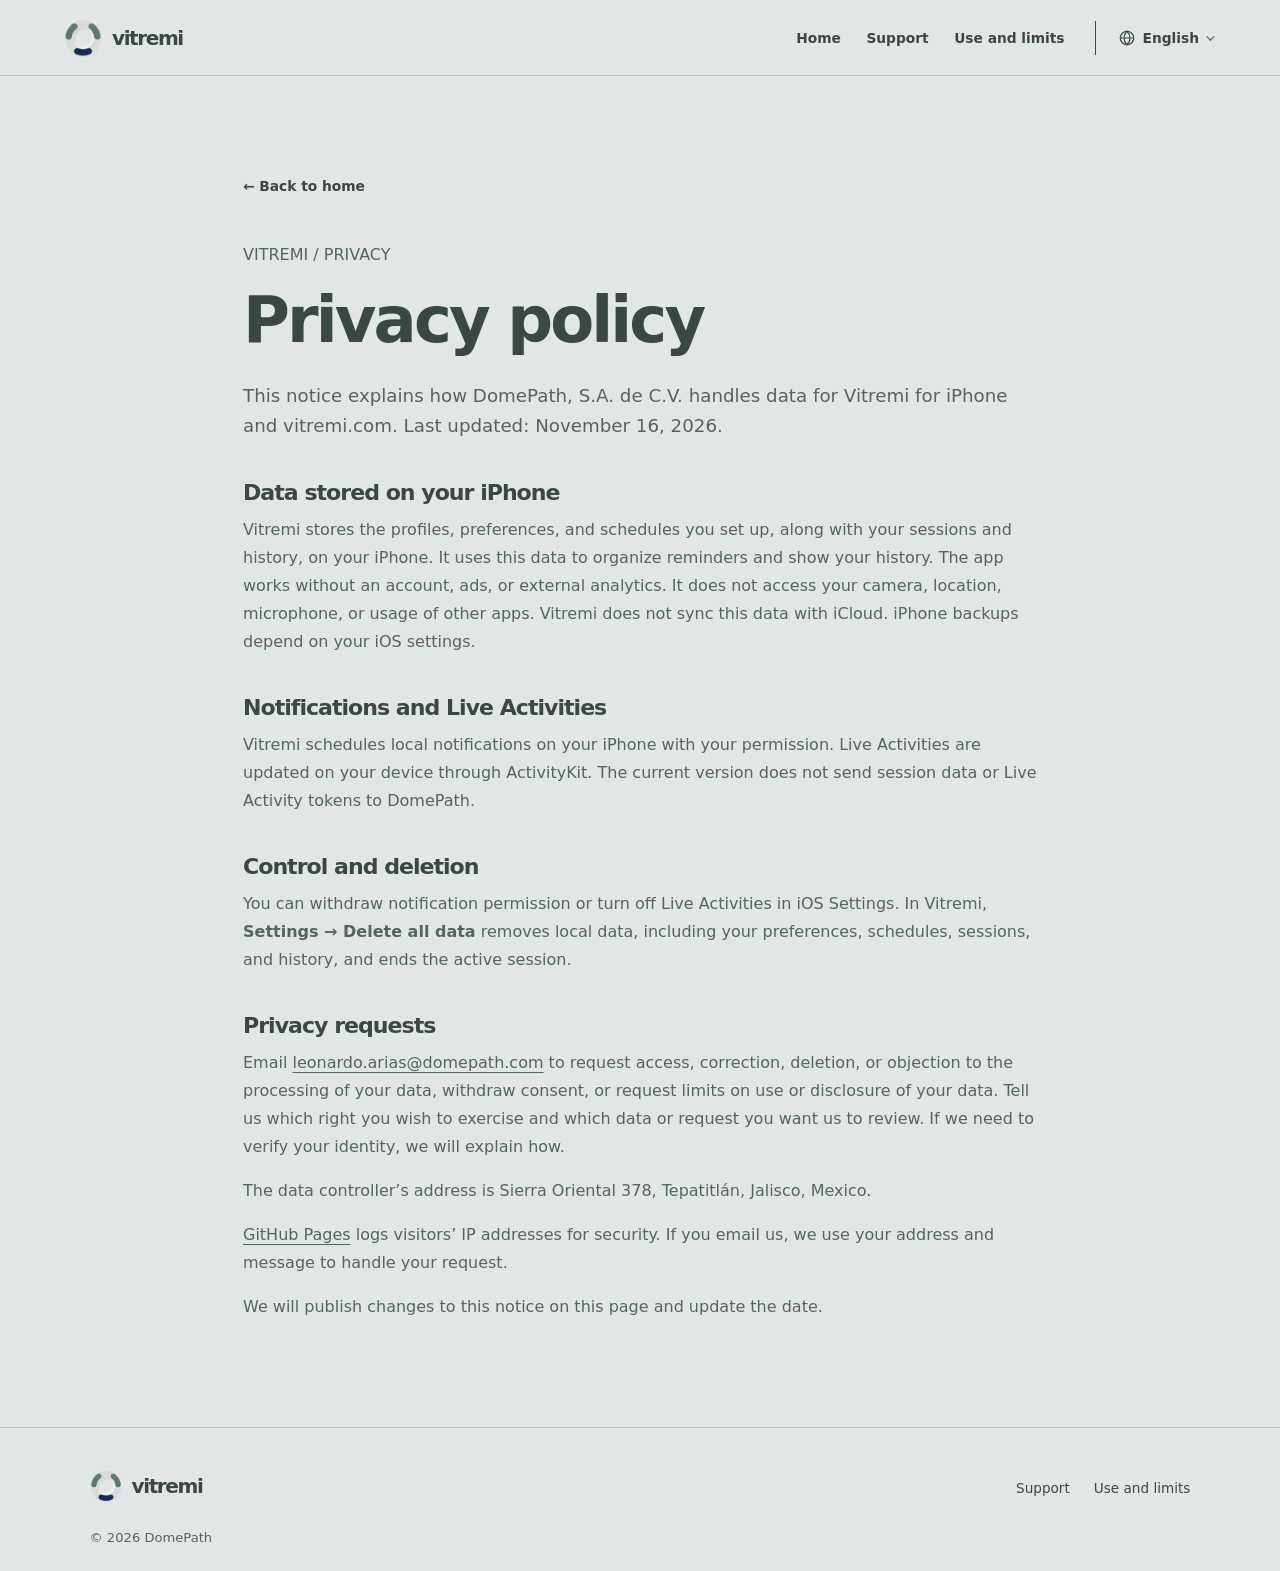
<file: en/privacy.html>
<!doctype html>
<html lang="en">
<head>
  <meta charset="utf-8">
  <meta name="viewport" content="width=device-width, initial-scale=1">
  <meta name="description" content="Vitremi privacy policy for iPhone.">
  <title>Privacy — Vitremi</title>
  <link rel="canonical" href="https://vitremi.com/en/privacy">
  <link rel="icon" href="../assets/vitremi-icon-composer.png">
  <link rel="stylesheet" href="../assets/style.css?v=icon-composer">
  <script src="../assets/scene.js?v=rest-sky" defer></script>
</head>
<body>
  <header class="site-header">
    <a class="brand" href="../" aria-label="Vitremi, home"><img src="../assets/vitremi-icon-composer.png" alt="" width="38" height="38"><span>vitremi</span></a>
    <nav aria-label="Navigation"><a href="../">Home</a><a href="support">Support</a><a href="usage">Use and limits</a></nav>
    <details class="language-picker" data-language-picker>
      <summary>
        <svg viewBox="0 0 24 24" width="18" height="18" fill="none" stroke="currentColor" stroke-width="1.6" aria-hidden="true"><circle cx="12" cy="12" r="9"/><path d="M3 12h18M12 3c2.6 2.5 4 5.5 4 9s-1.4 6.5-4 9c-2.6-2.5-4-5.5-4-9s1.4-6.5 4-9Z"/></svg>
        <span class="sr-only">Language: </span><span>English</span>
      </summary>
      <div class="language-options">
        <a href="../privacy" lang="es" hreflang="es">Español</a>
        <a href="privacy" lang="en" hreflang="en" aria-current="page">English</a>
      </div>
    </details>
  </header>
  <main class="legal-main">
    <a class="back" href="../">← Back to home</a>
    <section lang="en">
      <p class="eyebrow">VITREMI / PRIVACY</p>
      <h1>Privacy policy</h1>
      <p class="intro">This notice explains how DomePath, S.A. de C.V. handles data for Vitremi for iPhone and vitremi.com. Last updated: <time datetime="2026-11-16">November 16, 2026</time>.</p>

      <h2>Data stored on your iPhone</h2>
      <p>Vitremi stores the profiles, preferences, and schedules you set up, along with your sessions and history, on your iPhone. It uses this data to organize reminders and show your history. The app works without an account, ads, or external analytics. It does not access your camera, location, microphone, or usage of other apps. Vitremi does not sync this data with iCloud. iPhone backups depend on your iOS settings.</p>

      <h2>Notifications and Live Activities</h2>
      <p>Vitremi schedules local notifications on your iPhone with your permission. Live Activities are updated on your device through ActivityKit. The current version does not send session data or Live Activity tokens to DomePath.</p>

      <h2>Control and deletion</h2>
      <p>You can withdraw notification permission or turn off Live Activities in iOS Settings. In Vitremi, <strong>Settings → Delete all data</strong> removes local data, including your preferences, schedules, sessions, and history, and ends the active session.</p>

      <h2 id="privacy-requests">Privacy requests</h2>
      <p>Email <a class="contact-link" href="mailto:leonardo.arias@domepath.com?subject=Vitremi%20privacy">leonardo.arias@domepath.com</a> to request access, correction, deletion, or objection to the processing of your data, withdraw consent, or request limits on use or disclosure of your data. Tell us which right you wish to exercise and which data or request you want us to review. If we need to verify your identity, we will explain how.</p>
      <p>The data controller’s address is Sierra Oriental 378, Tepatitlán, Jalisco, Mexico.</p>
      <p><a class="contact-link" href="https://docs.github.com/en/site-policy/privacy-policies/github-general-privacy-statement">GitHub Pages</a> logs visitors’ IP addresses for security. If you email us, we use your address and message to handle your request.</p>
      <p>We will publish changes to this notice on this page and update the date.</p>
    </section>
  </main>
  <footer class="site-footer"><div class="footer-brand"><a class="brand" href="../"><img src="../assets/vitremi-icon-composer.png" alt="" width="32" height="32"><span>vitremi</span></a></div><div class="footer-links"><a href="support">Support</a><a href="usage">Use and limits</a></div><small>© 2026 DomePath</small></footer>
</body>
</html>
</file>
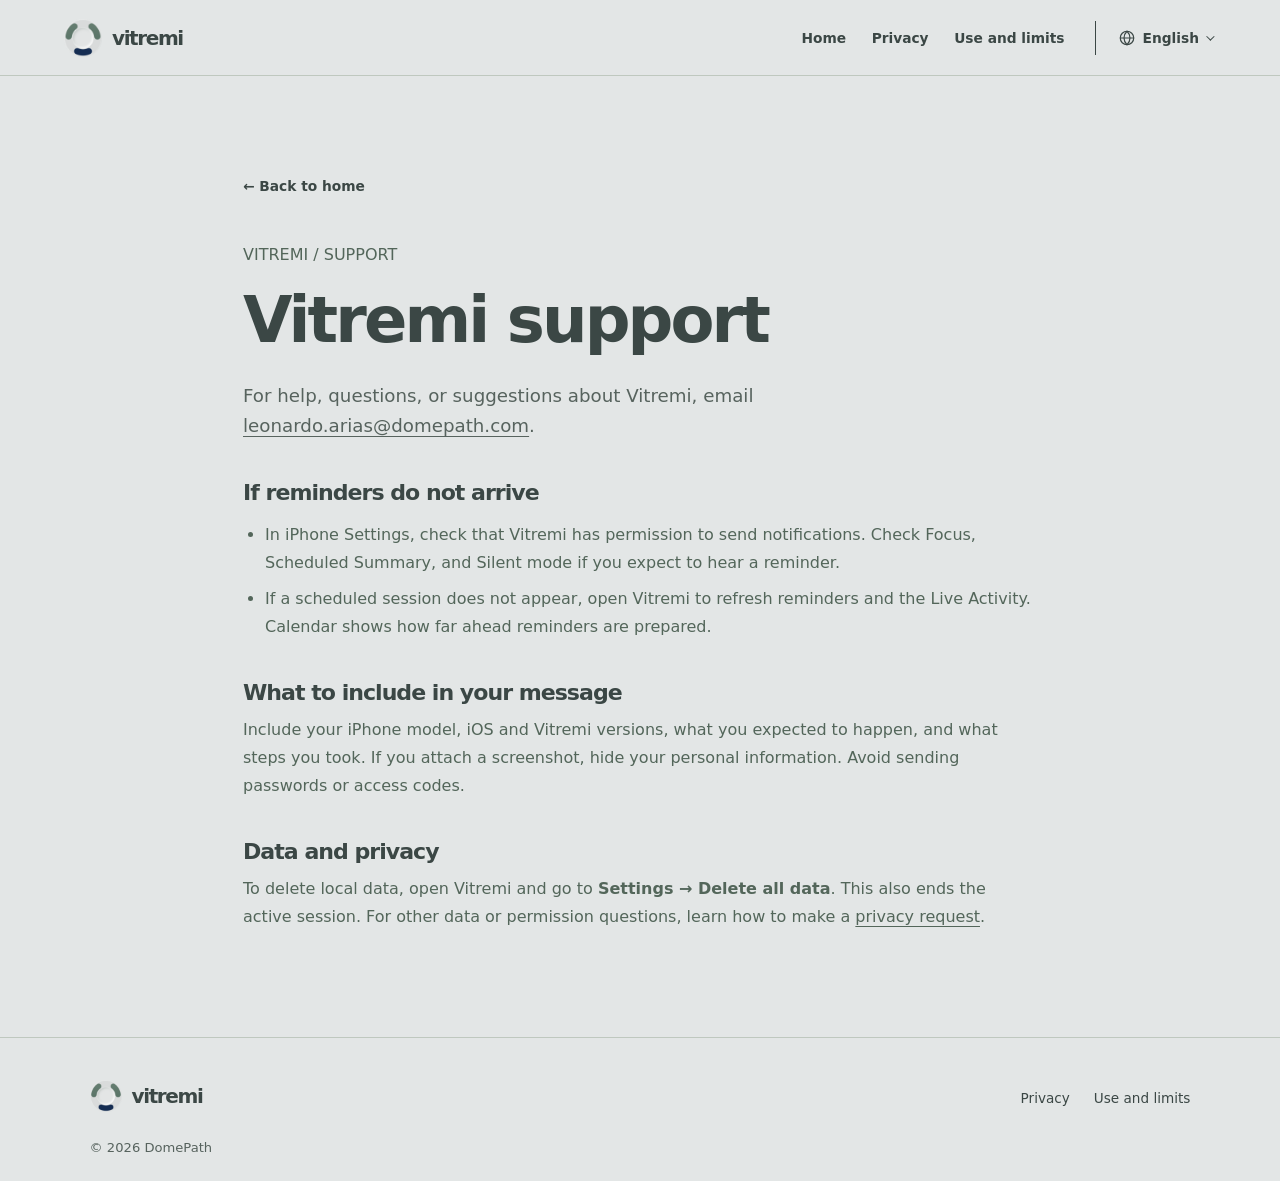
<file: en/support.html>
<!doctype html>
<html lang="en">
<head>
  <meta charset="utf-8">
  <meta name="viewport" content="width=device-width, initial-scale=1">
  <meta name="description" content="Vitremi support and contact.">
  <title>Support — Vitremi</title>
  <link rel="canonical" href="https://vitremi.com/en/support">
  <link rel="icon" href="../assets/vitremi-icon-composer.png">
  <link rel="stylesheet" href="../assets/style.css?v=icon-composer">
  <script src="../assets/scene.js?v=rest-sky" defer></script>
</head>
<body>
  <header class="site-header">
    <a class="brand" href="../" aria-label="Vitremi, home"><img src="../assets/vitremi-icon-composer.png" alt="" width="38" height="38"><span>vitremi</span></a>
    <nav aria-label="Navigation"><a href="../">Home</a><a href="privacy">Privacy</a><a href="usage">Use and limits</a></nav>
    <details class="language-picker" data-language-picker>
      <summary>
        <svg viewBox="0 0 24 24" width="18" height="18" fill="none" stroke="currentColor" stroke-width="1.6" aria-hidden="true"><circle cx="12" cy="12" r="9"/><path d="M3 12h18M12 3c2.6 2.5 4 5.5 4 9s-1.4 6.5-4 9c-2.6-2.5-4-5.5-4-9s1.4-6.5 4-9Z"/></svg>
        <span class="sr-only">Language: </span><span>English</span>
      </summary>
      <div class="language-options">
        <a href="../support" lang="es" hreflang="es">Español</a>
        <a href="support" lang="en" hreflang="en" aria-current="page">English</a>
      </div>
    </details>
  </header>
  <main class="legal-main">
    <a class="back" href="../">← Back to home</a>
    <section lang="en">
      <p class="eyebrow">VITREMI / SUPPORT</p>
      <h1>Vitremi support</h1>
      <p class="intro">For help, questions, or suggestions about Vitremi, email <a class="contact-link" href="mailto:leonardo.arias@domepath.com?subject=Vitremi%20support">leonardo.arias@domepath.com</a>.</p>

      <h2>If reminders do not arrive</h2>
      <ul>
        <li>In iPhone Settings, check that Vitremi has permission to send notifications. Check Focus, Scheduled Summary, and Silent mode if you expect to hear a reminder.</li>
        <li>If a scheduled session does not appear, open Vitremi to refresh reminders and the Live Activity. Calendar shows how far ahead reminders are prepared.</li>
      </ul>

      <h2>What to include in your message</h2>
      <p>Include your iPhone model, iOS and Vitremi versions, what you expected to happen, and what steps you took. If you attach a screenshot, hide your personal information. Avoid sending passwords or access codes.</p>

      <h2>Data and privacy</h2>
      <p>To delete local data, open Vitremi and go to <strong>Settings → Delete all data</strong>. This also ends the active session. For other data or permission questions, learn how to make a <a class="contact-link" href="privacy#privacy-requests">privacy request</a>.</p>
    </section>
  </main>
  <footer class="site-footer"><div class="footer-brand"><a class="brand" href="../"><img src="../assets/vitremi-icon-composer.png" alt="" width="32" height="32"><span>vitremi</span></a></div><div class="footer-links"><a href="privacy">Privacy</a><a href="usage">Use and limits</a></div><small>© 2026 DomePath</small></footer>
</body>
</html>
</file>
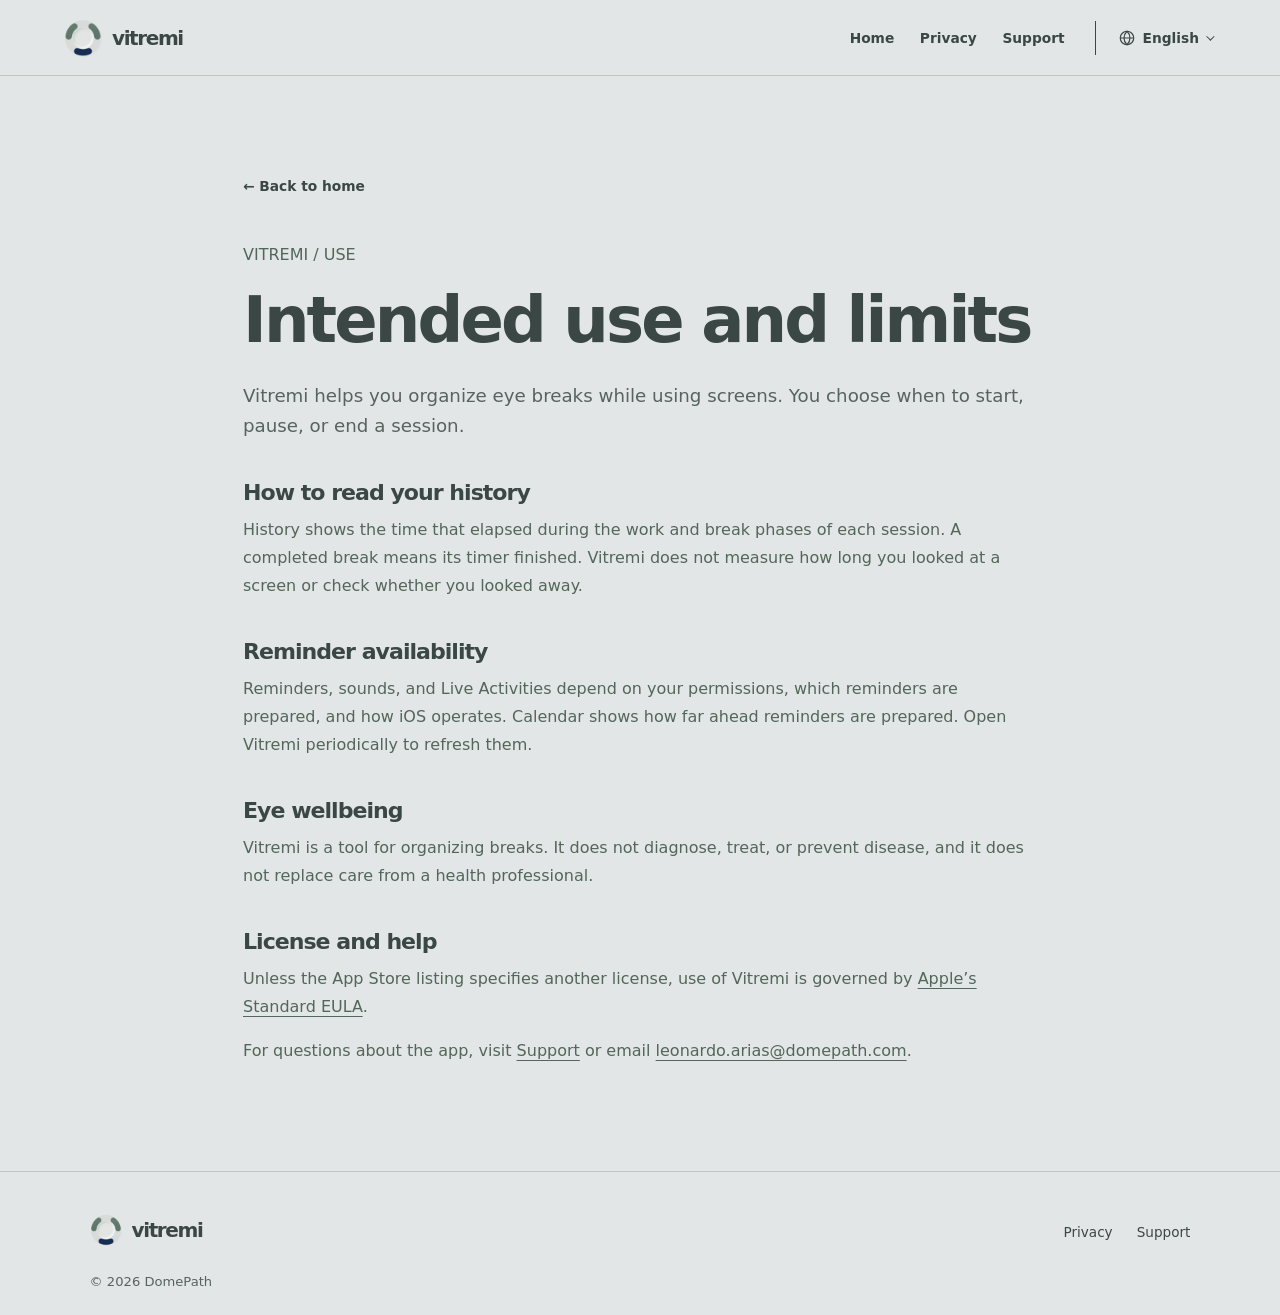
<file: en/usage.html>
<!doctype html>
<html lang="en">
<head>
  <meta charset="utf-8">
  <meta name="viewport" content="width=device-width, initial-scale=1">
  <meta name="description" content="Intended use and limits of Vitremi.">
  <title>Use and limits — Vitremi</title>
  <link rel="canonical" href="https://vitremi.com/en/usage">
  <link rel="icon" href="../assets/vitremi-icon-composer.png">
  <link rel="stylesheet" href="../assets/style.css?v=icon-composer">
  <script src="../assets/scene.js?v=rest-sky" defer></script>
</head>
<body>
  <header class="site-header">
    <a class="brand" href="../" aria-label="Vitremi, home"><img src="../assets/vitremi-icon-composer.png" alt="" width="38" height="38"><span>vitremi</span></a>
    <nav aria-label="Navigation"><a href="../">Home</a><a href="privacy">Privacy</a><a href="support">Support</a></nav>
    <details class="language-picker" data-language-picker>
      <summary>
        <svg viewBox="0 0 24 24" width="18" height="18" fill="none" stroke="currentColor" stroke-width="1.6" aria-hidden="true"><circle cx="12" cy="12" r="9"/><path d="M3 12h18M12 3c2.6 2.5 4 5.5 4 9s-1.4 6.5-4 9c-2.6-2.5-4-5.5-4-9s1.4-6.5 4-9Z"/></svg>
        <span class="sr-only">Language: </span><span>English</span>
      </summary>
      <div class="language-options">
        <a href="../usage" lang="es" hreflang="es">Español</a>
        <a href="usage" lang="en" hreflang="en" aria-current="page">English</a>
      </div>
    </details>
  </header>
  <main class="legal-main">
    <a class="back" href="../">← Back to home</a>
    <section lang="en">
      <p class="eyebrow">VITREMI / USE</p>
      <h1>Intended use and limits</h1>
      <p class="intro">Vitremi helps you organize eye breaks while using screens. You choose when to start, pause, or end a session.</p>

      <h2>How to read your history</h2>
      <p>History shows the time that elapsed during the work and break phases of each session. A completed break means its timer finished. Vitremi does not measure how long you looked at a screen or check whether you looked away.</p>

      <h2>Reminder availability</h2>
      <p>Reminders, sounds, and Live Activities depend on your permissions, which reminders are prepared, and how iOS operates. Calendar shows how far ahead reminders are prepared. Open Vitremi periodically to refresh them.</p>

      <h2>Eye wellbeing</h2>
      <p>Vitremi is a tool for organizing breaks. It does not diagnose, treat, or prevent disease, and it does not replace care from a health professional.</p>

      <h2>License and help</h2>
      <p>Unless the App Store listing specifies another license, use of Vitremi is governed by <a class="contact-link" href="https://www.apple.com/legal/internet-services/itunes/dev/stdeula/">Apple’s Standard EULA</a>.</p>
      <p>For questions about the app, visit <a class="contact-link" href="support">Support</a> or email <a class="contact-link" href="mailto:leonardo.arias@domepath.com?subject=Vitremi%20support">leonardo.arias@domepath.com</a>.</p>
    </section>
  </main>
  <footer class="site-footer"><div class="footer-brand"><a class="brand" href="../"><img src="../assets/vitremi-icon-composer.png" alt="" width="32" height="32"><span>vitremi</span></a></div><div class="footer-links"><a href="privacy">Privacy</a><a href="support">Support</a></div><small>© 2026 DomePath</small></footer>
</body>
</html>
</file>
<file: assets/style.css>
:root {
  --timer-diameter: 300px;
  --paper: #e3e6e6;
  --paper-light: #f5f7f7;
  --ink: #3b4745;
  --muted: #57635e;
  --line: #bfc8bf;
  --green: #4a6659;
  --sage: #a6baab;
  --shadow: #a3ada8;
  --soft-shadow: -7px -7px 14px #ffffffe6, 7px 7px 14px #a3ada88c;
  --blue: #213b63;
  --night: #09132b;
  --rest-fade: .45s ease;
  --font: ui-rounded, "SF Pro Rounded", "Avenir Next", Avenir, system-ui, sans-serif;
}

* { box-sizing: border-box; }
html { scroll-behavior: smooth; scroll-padding-top: 76px; }
body { isolation: isolate; margin: 0; color: var(--ink); background: var(--paper); font-family: var(--font); -webkit-font-smoothing: antialiased; }
a { color: inherit; text-decoration: none; }
a:focus-visible, summary:focus-visible { outline: 2px solid #7196ca; outline-offset: 4px; }
img { display: block; }
.sr-only { position: absolute; width: 1px; height: 1px; padding: 0; margin: -1px; overflow: hidden; clip: rect(0, 0, 0, 0); white-space: nowrap; border: 0; }

.site-header {
  position: sticky;
  top: 0;
  z-index: 10;
  height: 76px;
  padding: 0 clamp(24px, 5vw, 80px);
  display: flex;
  align-items: center;
  justify-content: space-between;
  gap: 30px;
  background: var(--paper);
  border-bottom: 1px solid var(--line);
  transition: background .35s, color .35s, border-color .35s;
}
body.is-break {
  --sky-ink: #edf4ff;
  --sky-muted: #d0ddf2;
  --sky-line: #9db7db55;
}
.is-break .site-header { color: var(--sky-ink); background: var(--night); border-color: var(--sky-line); }
.brand { display: inline-flex; align-items: center; gap: 10px; font-size: 1.25rem; font-weight: 760; letter-spacing: -.07em; white-space: nowrap; }
.brand-mark { display: grid; }
.brand-mark img { grid-area: 1 / 1; }
.brand-mark-night { opacity: 0; transition: opacity var(--rest-fade); }
.is-break .brand-mark-night { opacity: 1; }
.site-header nav { display: flex; gap: clamp(12px, 2vw, 30px); margin-left: auto; font-size: .86rem; font-weight: 600; }
.site-header nav a:hover, .footer-links a:hover { text-decoration: underline; text-underline-offset: 5px; }
.language-picker { position: relative; padding-left: 22px; border-left: 1px solid currentColor; }
.language-picker summary {
  display: flex;
  align-items: center;
  gap: 7px;
  list-style: none;
  padding: 8px 4px 8px 0;
  font-size: .86rem;
  font-weight: 650;
  cursor: pointer;
}
.language-picker summary::-webkit-details-marker { display: none; }
.language-picker summary::after { content: ""; width: 5px; height: 5px; border: solid currentColor; border-width: 0 1px 1px 0; transform: rotate(45deg) translateY(-2px); }
.language-options {
  position: absolute;
  top: calc(100% + 9px);
  right: 0;
  min-width: 160px;
  padding: 5px;
  border: 1px solid #fff;
  border-radius: 16px;
  color: var(--ink);
  background: var(--paper-light);
  box-shadow: 0 7px 24px #09132b32;
}
.language-options a { display: flex; align-items: center; justify-content: space-between; gap: 14px; padding: 10px 12px; border-radius: 11px; font-size: .88rem; font-weight: 600; white-space: nowrap; }
.language-options a:hover, .language-options a[aria-current] { background: var(--paper); }
.language-options a[aria-current]::after { content: ""; width: 5px; height: 9px; border: solid var(--green); border-width: 0 2px 2px 0; transform: rotate(45deg) translateY(-2px); }

h1, h2, p { margin-top: 0; }
h1, h2 { font-weight: 700; letter-spacing: -.045em; }
.intro, .break-inner {
  max-width: 1280px;
  margin: auto;
  padding: 96px clamp(24px, 7vw, 92px);
  display: grid;
  grid-template-columns: minmax(0, 1fr) minmax(240px, .7fr);
  align-items: center;
  gap: clamp(32px, 7vw, 105px);
}
.intro { min-height: 620px; }
.intro h1 { max-width: 640px; font-size: clamp(2.8rem, 5vw, 5rem); line-height: 1.08; margin-bottom: 24px; }
.intro-copy p, .break-copy p, .section-top p, .calendar-note, .history-detail p { max-width: 48ch; color: var(--muted); font-size: 1.1rem; line-height: 1.55; }
.inline-link {
  display: inline-flex;
  gap: 12px;
  align-items: center;
  padding: 12px 18px;
  border: 1px solid #ffffff99;
  border-radius: 23px;
  background: var(--paper);
  box-shadow: var(--soft-shadow);
  font-size: .94rem;
  font-weight: 650;
}
.inline-link:hover { color: var(--green); background: var(--paper-light); }
.timer-slot {
  justify-self: center;
  width: min(100%, var(--timer-diameter));
  aspect-ratio: 1;
}
.timer-dial {
  --ring-start: var(--sage);
  --ring-end: var(--green);
  position: relative;
  z-index: 1;
  width: 100%;
  aspect-ratio: 1;
  transform: translateY(var(--timer-travel, 0px));
  border: 1px solid #ffffff99;
  border-radius: 50%;
  background: var(--paper);
  box-shadow: -12px -12px 24px #fffffff2, 12px 12px 24px #a3ada899;
  transition: box-shadow .45s ease;
}
.timer-ring { position: absolute; inset: 7%; width: 86%; height: 86%; fill: none; stroke-width: 3.5; }
.ring-track { stroke: #a3ada866; }
.ring-progress {
  stroke: url(#timer-gradient);
  stroke-linecap: round;
  stroke-dasharray: 100;
  stroke-dashoffset: var(--ring-offset, 0);
  opacity: var(--ring-visible, 1);
  transform: rotate(-90deg);
  transform-origin: center;
}
.ring-start { stop-color: var(--ring-start); }
.ring-end { stop-color: var(--ring-end); }
.timer-face {
  display: flex;
  flex-direction: column;
  align-items: center;
  justify-content: center;
  gap: 8px;
  position: absolute;
  inset: 13%;
  border-radius: 50%;
  background: var(--paper);
  box-shadow: inset 5px 5px 10px #a3ada845, inset -5px -5px 10px #fffc, 0 0 0 7px var(--paper);
}
.timer-face strong { font-size: clamp(2.7rem, 5vw, 4rem); line-height: 1; letter-spacing: -.045em; font-weight: 550; font-variant-numeric: tabular-nums; }
.timer-face span { color: var(--muted); font-size: .68rem; font-weight: 750; letter-spacing: .15em; }

.break-inner { min-height: 540px; }
.rest-sky {
  position: fixed;
  z-index: -1;
  inset: 0;
  opacity: 0;
  background: linear-gradient(to bottom, var(--night), var(--blue) 58%, #142440);
  transition: opacity var(--rest-fade);
  pointer-events: none;
}
.rest-sky canvas { display: block; width: 100%; height: 100%; }
.break-copy {
  width: fit-content;
  padding: 26px 32px;
  border: 1px solid #ffffff99;
  border-radius: 28px;
  background: var(--paper);
  box-shadow: var(--soft-shadow);
  transition: box-shadow .45s ease;
}
.break-copy h2, .calendar-section h2, .blink-section h2, .history-section h2 { font-size: clamp(2.4rem, 4.2vw, 4rem); line-height: 1.12; margin-bottom: 14px; }
.break-copy p { margin-bottom: 0; }
.is-break .rest-sky { opacity: 1; }
.is-break :is(.intro, .calendar-section, .blink-section, .history-section, .site-footer) { color: var(--sky-ink); }
.is-break :is(.intro-copy, .section-top, .history-detail, .site-footer) p,
.is-break .calendar-note,
.is-break .site-footer small { color: var(--sky-muted); }
.is-break :is(.intro, .history-section) .inline-link,
.is-break .timer-dial { color: var(--ink); }
.is-break :is(.timer-dial, .break-copy, .inline-link) { box-shadow: 0 12px 32px #09132b55; }
.is-break .timer-dial {
  --ring-start: #547ba9;
  --ring-end: var(--blue);
}

.calendar-section, .blink-section, .history-section { max-width: 1280px; margin: auto; padding: 86px clamp(24px, 7vw, 92px); }
.calendar-section {
  display: grid;
  grid-template-columns: minmax(140px, 216px) minmax(0, 1fr);
  align-items: center;
  gap: clamp(24px, 5vw, 72px);
}
.calendar-logo {
  display: grid;
  grid-area: 1 / 1;
  width: min(100%, 216px);
  aspect-ratio: 1;
  justify-self: center;
}
.calendar-logo > img { grid-area: 1 / 1; width: 100%; height: auto; }
.calendar-logo > img:first-child {
  border-radius: 50%;
  box-shadow: 8px 10px 20px #3b474522;
}
.calendar-arc { animation: var(--arc-motion) 3s linear infinite paused; }
.calendar-arc-blue { --arc-motion: calendar-arc-blue; }
.calendar-arc-leading { --arc-motion: calendar-arc-leading; }
.calendar-arc-trailing { --arc-motion: calendar-arc-trailing; }
.calendar-logo.is-visible .calendar-arc { animation-play-state: running; }
.repeat-list { margin: 32px 0 0; padding: 0; list-style: none; display: grid; grid-template-columns: repeat(4, 1fr); gap: 16px; }
.repeat-list li { padding: 18px; border-radius: 18px; font-weight: 650; box-shadow: inset 3px 3px 8px #a3ada866, inset -3px -3px 8px #ffffffbf; }
.calendar-note { margin: 24px 0 0; }
.blink-section {
  display: grid;
  justify-items: center;
  gap: 28px;
  text-align: center;
}
.blink-section p { margin: 0 auto; }
.blink-section p + p { margin-top: 12px; }
.blink-orb {
  display: grid;
  place-items: center;
  width: min(100%, calc(var(--timer-diameter) / 2));
  aspect-ratio: 1;
  border: 1px solid #ffffff99;
  border-radius: 50%;
  background: linear-gradient(145deg, var(--paper-light), var(--paper) 64%, #d2d8d6);
  box-shadow: var(--soft-shadow);
}
.blink-eye {
  display: block;
  width: 43%;
  stroke: var(--green);
  stroke-width: 2.8;
  stroke-linejoin: round;
  transform-origin: center;
}
.blink-pupil { fill: var(--green); stroke: none; }
.blink-glint { fill: var(--paper-light); }
.is-break .blink-orb { box-shadow: 0 12px 32px #09132b55; }
.history-section {
  display: grid;
  grid-template-columns: minmax(0, .7fr) minmax(0, 1fr);
  align-items: center;
  gap: clamp(30px, 6vw, 76px);
}
.history-metrics { display: grid; grid-template-columns: repeat(2, minmax(0, 1fr)); gap: 18px; margin: 0; }
.history-metric {
  display: grid;
  grid-template-columns: auto minmax(0, 1fr);
  grid-template-rows: auto auto;
  align-content: center;
  align-items: center;
  column-gap: 10px;
  row-gap: 4px;
  padding: 14px;
  min-height: 76px;
  border: 1px solid #ffffff99;
  border-radius: 20px;
  background: var(--paper);
  color: var(--ink);
  box-shadow: var(--soft-shadow);
}
.history-metric svg { grid-row: span 2; color: var(--green); }
.history-metric dt { grid-row: 2; grid-column: 2; font-size: .8rem; line-height: 1.25; color: var(--muted); }
.metric-value {
  grid-row: 1;
  grid-column: 2;
  margin: 0;
  font-size: clamp(.95rem, 1.5vw, 1.25rem);
  font-weight: 750;
  line-height: 1.25;
  font-variant-numeric: tabular-nums;
}
.metric-part { display: inline-block; white-space: nowrap; }
.metric-digit { display: inline-block; height: 1.25em; overflow: hidden; vertical-align: bottom; }
.metric-digit-track { display: grid; animation: metric-roll-up 1310ms cubic-bezier(.2, .7, .25, 1) both; }
.metric-digit-track span { height: 1.25em; }
@keyframes metric-roll-up {
  to { transform: translateY(-50%); }
}
.is-break .history-metric { box-shadow: 0 12px 32px #09132b55; }
.site-footer { padding: 42px clamp(24px, 7vw, 112px) 26px; background: var(--paper); border-top: 1px solid var(--line); display: grid; grid-template-columns: 1fr auto; gap: 24px; }
.footer-brand p, .site-footer small { color: var(--muted); font-size: .82rem; }
.footer-links { display: flex; gap: 24px; align-items: center; font-size: .85rem; }
.site-footer small { grid-column: 1 / -1; }
.is-break .site-footer { background: transparent; border-color: var(--sky-line); }
.is-break .repeat-list li { background: #ffffff12; box-shadow: inset 0 0 0 1px var(--sky-line); }

.legal-main { max-width: 850px; margin: auto; padding: 100px 28px 90px; }
.legal-main h1 { font-size: clamp(2.8rem, 5vw, 4.4rem); line-height: 1.12; margin-bottom: 24px; }
.legal-main .intro { display: block; min-height: 0; padding: 0; color: var(--muted); font-size: 1.14rem; line-height: 1.65; }
.legal-main h2 { font-size: 1.38rem; margin: 39px 0 11px; }
.legal-main p, .legal-main li { color: #53665a; line-height: 1.75; }
.legal-main ul { padding-left: 22px; }
.legal-main li { margin: 8px 0; }
.legal-main hr { border: 0; border-top: 1px solid var(--line); margin: 62px 0; }
.legal-main .back { display: inline-block; margin-bottom: 47px; font-size: .86rem; font-weight: 700; }
.legal-main section[lang] { scroll-margin-top: 100px; }
.legal-main .contact-link { text-decoration: underline; text-underline-offset: 4px; }

@media (max-width: 760px) {
  .intro, .break-inner { grid-template-columns: 1fr; min-height: 0; padding: 66px 24px; gap: 38px; }
  .intro h1 { font-size: clamp(2.6rem, 9vw, 4rem); }
  :root { --timer-diameter: 246px; }
  .break-copy { grid-row: 2; }
  .calendar-section { grid-template-columns: 1fr; }
  .calendar-logo { width: min(100%, 150px); }
  .repeat-list { grid-template-columns: repeat(2, 1fr); }
  .history-section { grid-template-columns: 1fr; gap: 32px; }
}
@media (max-width: 620px) {
  html { scroll-padding-top: 68px; }
  .site-header { height: 68px; gap: 10px; }
  .site-header nav { display: none; }
  .language-picker { margin-left: auto; padding-left: 12px; }
  .language-picker summary { font-size: .78rem; }
  .break-copy { padding: 20px 22px; }
  .calendar-section, .blink-section, .history-section { padding: 58px 24px; }
  .site-footer { grid-template-columns: 1fr; }
  .footer-links { flex-wrap: wrap; gap: 16px 24px; }
  .legal-main { padding-top: 75px; }
}
@media (max-width: 400px) {
  .history-metrics { gap: 12px; }
  .history-metric { padding: 10px; column-gap: 6px; }
  .history-metric svg { width: 18px; height: 18px; }
}
@media (prefers-reduced-motion: reduce) {
  .calendar-arc { animation: none; }
  .metric-digit-track { animation: none; transform: translateY(-50%); }
  html { scroll-behavior: auto; }
  * { transition: none !important; }
}
</file>
<file: assets/calendar-motion.css>
/* Full fluidRelay cycle sampled from VitremiIconMotion.swift. */
@keyframes calendar-arc-blue {
  0.0000% { transform: rotate(0.000deg); }
  1.0417% { transform: rotate(1.713deg); }
  2.0833% { transform: rotate(5.535deg); }
  3.1250% { transform: rotate(10.214deg); }
  4.1667% { transform: rotate(16.702deg); }
  5.2083% { transform: rotate(24.215deg); }
  6.2500% { transform: rotate(31.782deg); }
  7.2917% { transform: rotate(38.870deg); }
  8.3333% { transform: rotate(46.143deg); }
  9.3750% { transform: rotate(53.366deg); }
  10.4167% { transform: rotate(60.220deg); }
  11.4583% { transform: rotate(66.427deg); }
  12.5000% { transform: rotate(72.137deg); }
  13.5417% { transform: rotate(77.778deg); }
  14.5833% { transform: rotate(83.741deg); }
  15.6250% { transform: rotate(89.872deg); }
  16.6667% { transform: rotate(95.676deg); }
  17.7083% { transform: rotate(100.839deg); }
  18.7500% { transform: rotate(105.766deg); }
  19.7917% { transform: rotate(110.140deg); }
  20.8333% { transform: rotate(113.649deg); }
  21.8750% { transform: rotate(118.648deg); }
  22.9167% { transform: rotate(121.860deg); }
  23.9583% { transform: rotate(121.814deg); }
  25.0000% { transform: rotate(120.391deg); }
  26.0417% { transform: rotate(119.516deg); }
  27.0833% { transform: rotate(119.957deg); }
  28.1250% { transform: rotate(120.000deg); }
  29.1667% { transform: rotate(120.000deg); }
  30.2083% { transform: rotate(120.000deg); }
  31.2500% { transform: rotate(120.000deg); }
  32.2917% { transform: rotate(120.000deg); }
  33.3333% { transform: rotate(120.000deg); }
  34.3750% { transform: rotate(121.713deg); }
  35.4167% { transform: rotate(125.535deg); }
  36.4583% { transform: rotate(130.214deg); }
  37.5000% { transform: rotate(136.702deg); }
  38.5417% { transform: rotate(144.215deg); }
  39.5833% { transform: rotate(151.782deg); }
  40.6250% { transform: rotate(158.870deg); }
  41.6667% { transform: rotate(166.143deg); }
  42.7083% { transform: rotate(173.366deg); }
  43.7500% { transform: rotate(180.220deg); }
  44.7917% { transform: rotate(186.427deg); }
  45.8333% { transform: rotate(192.137deg); }
  46.8750% { transform: rotate(197.778deg); }
  47.9167% { transform: rotate(203.741deg); }
  48.9583% { transform: rotate(209.872deg); }
  50.0000% { transform: rotate(215.676deg); }
  51.0417% { transform: rotate(220.839deg); }
  52.0833% { transform: rotate(225.766deg); }
  53.1250% { transform: rotate(230.140deg); }
  54.1667% { transform: rotate(233.649deg); }
  55.2083% { transform: rotate(238.648deg); }
  56.2500% { transform: rotate(241.860deg); }
  57.2917% { transform: rotate(241.814deg); }
  58.3333% { transform: rotate(240.391deg); }
  59.3750% { transform: rotate(239.516deg); }
  60.4167% { transform: rotate(239.957deg); }
  61.4583% { transform: rotate(240.000deg); }
  62.5000% { transform: rotate(240.000deg); }
  63.5417% { transform: rotate(240.000deg); }
  64.5833% { transform: rotate(240.000deg); }
  65.6250% { transform: rotate(240.000deg); }
  66.6667% { transform: rotate(240.000deg); }
  67.7083% { transform: rotate(241.713deg); }
  68.7500% { transform: rotate(245.535deg); }
  69.7917% { transform: rotate(250.214deg); }
  70.8333% { transform: rotate(256.702deg); }
  71.8750% { transform: rotate(264.215deg); }
  72.9167% { transform: rotate(271.782deg); }
  73.9583% { transform: rotate(278.870deg); }
  75.0000% { transform: rotate(286.143deg); }
  76.0417% { transform: rotate(293.366deg); }
  77.0833% { transform: rotate(300.220deg); }
  78.1250% { transform: rotate(306.427deg); }
  79.1667% { transform: rotate(312.137deg); }
  80.2083% { transform: rotate(317.778deg); }
  81.2500% { transform: rotate(323.741deg); }
  82.2917% { transform: rotate(329.872deg); }
  83.3333% { transform: rotate(335.676deg); }
  84.3750% { transform: rotate(340.839deg); }
  85.4167% { transform: rotate(345.766deg); }
  86.4583% { transform: rotate(350.140deg); }
  87.5000% { transform: rotate(353.649deg); }
  88.5417% { transform: rotate(358.648deg); }
  89.5833% { transform: rotate(361.860deg); }
  90.6250% { transform: rotate(361.814deg); }
  91.6667% { transform: rotate(360.391deg); }
  92.7083% { transform: rotate(359.516deg); }
  93.7500% { transform: rotate(359.957deg); }
  94.7917% { transform: rotate(360.000deg); }
  95.8333% { transform: rotate(360.000deg); }
  96.8750% { transform: rotate(360.000deg); }
  97.9167% { transform: rotate(360.000deg); }
  98.9583% { transform: rotate(360.000deg); }
  100.0000% { transform: rotate(360.000deg); }
}
@keyframes calendar-arc-leading {
  0.0000% { transform: rotate(0.000deg); }
  1.0417% { transform: rotate(0.000deg); }
  2.0833% { transform: rotate(0.000deg); }
  3.1250% { transform: rotate(0.000deg); }
  4.1667% { transform: rotate(0.000deg); }
  5.2083% { transform: rotate(0.000deg); }
  6.2500% { transform: rotate(0.000deg); }
  7.2917% { transform: rotate(1.470deg); }
  8.3333% { transform: rotate(7.641deg); }
  9.3750% { transform: rotate(16.319deg); }
  10.4167% { transform: rotate(24.964deg); }
  11.4583% { transform: rotate(32.159deg); }
  12.5000% { transform: rotate(39.429deg); }
  13.5417% { transform: rotate(46.550deg); }
  14.5833% { transform: rotate(53.291deg); }
  15.6250% { transform: rotate(59.808deg); }
  16.6667% { transform: rotate(66.200deg); }
  17.7083% { transform: rotate(72.537deg); }
  18.7500% { transform: rotate(78.774deg); }
  19.7917% { transform: rotate(84.955deg); }
  20.8333% { transform: rotate(91.161deg); }
  21.8750% { transform: rotate(98.013deg); }
  22.9167% { transform: rotate(104.601deg); }
  23.9583% { transform: rotate(109.369deg); }
  25.0000% { transform: rotate(113.030deg); }
  26.0417% { transform: rotate(118.049deg); }
  27.0833% { transform: rotate(121.729deg); }
  28.1250% { transform: rotate(122.027deg); }
  29.1667% { transform: rotate(120.618deg); }
  30.2083% { transform: rotate(119.532deg); }
  31.2500% { transform: rotate(119.843deg); }
  32.2917% { transform: rotate(120.000deg); }
  33.3333% { transform: rotate(120.000deg); }
  34.3750% { transform: rotate(120.000deg); }
  35.4167% { transform: rotate(120.000deg); }
  36.4583% { transform: rotate(120.000deg); }
  37.5000% { transform: rotate(120.000deg); }
  38.5417% { transform: rotate(120.000deg); }
  39.5833% { transform: rotate(120.000deg); }
  40.6250% { transform: rotate(121.470deg); }
  41.6667% { transform: rotate(127.641deg); }
  42.7083% { transform: rotate(136.319deg); }
  43.7500% { transform: rotate(144.964deg); }
  44.7917% { transform: rotate(152.159deg); }
  45.8333% { transform: rotate(159.429deg); }
  46.8750% { transform: rotate(166.550deg); }
  47.9167% { transform: rotate(173.291deg); }
  48.9583% { transform: rotate(179.808deg); }
  50.0000% { transform: rotate(186.200deg); }
  51.0417% { transform: rotate(192.537deg); }
  52.0833% { transform: rotate(198.774deg); }
  53.1250% { transform: rotate(204.955deg); }
  54.1667% { transform: rotate(211.161deg); }
  55.2083% { transform: rotate(218.013deg); }
  56.2500% { transform: rotate(224.601deg); }
  57.2917% { transform: rotate(229.369deg); }
  58.3333% { transform: rotate(233.030deg); }
  59.3750% { transform: rotate(238.049deg); }
  60.4167% { transform: rotate(241.729deg); }
  61.4583% { transform: rotate(242.027deg); }
  62.5000% { transform: rotate(240.618deg); }
  63.5417% { transform: rotate(239.532deg); }
  64.5833% { transform: rotate(239.843deg); }
  65.6250% { transform: rotate(240.000deg); }
  66.6667% { transform: rotate(240.000deg); }
  67.7083% { transform: rotate(240.000deg); }
  68.7500% { transform: rotate(240.000deg); }
  69.7917% { transform: rotate(240.000deg); }
  70.8333% { transform: rotate(240.000deg); }
  71.8750% { transform: rotate(240.000deg); }
  72.9167% { transform: rotate(240.000deg); }
  73.9583% { transform: rotate(241.470deg); }
  75.0000% { transform: rotate(247.641deg); }
  76.0417% { transform: rotate(256.319deg); }
  77.0833% { transform: rotate(264.964deg); }
  78.1250% { transform: rotate(272.159deg); }
  79.1667% { transform: rotate(279.429deg); }
  80.2083% { transform: rotate(286.550deg); }
  81.2500% { transform: rotate(293.291deg); }
  82.2917% { transform: rotate(299.808deg); }
  83.3333% { transform: rotate(306.200deg); }
  84.3750% { transform: rotate(312.537deg); }
  85.4167% { transform: rotate(318.774deg); }
  86.4583% { transform: rotate(324.955deg); }
  87.5000% { transform: rotate(331.161deg); }
  88.5417% { transform: rotate(338.013deg); }
  89.5833% { transform: rotate(344.601deg); }
  90.6250% { transform: rotate(349.369deg); }
  91.6667% { transform: rotate(353.030deg); }
  92.7083% { transform: rotate(358.049deg); }
  93.7500% { transform: rotate(361.729deg); }
  94.7917% { transform: rotate(362.027deg); }
  95.8333% { transform: rotate(360.618deg); }
  96.8750% { transform: rotate(359.532deg); }
  97.9167% { transform: rotate(359.843deg); }
  98.9583% { transform: rotate(360.000deg); }
  100.0000% { transform: rotate(360.000deg); }
}
@keyframes calendar-arc-trailing {
  0.0000% { transform: rotate(0.000deg); }
  1.0417% { transform: rotate(0.000deg); }
  2.0833% { transform: rotate(0.000deg); }
  3.1250% { transform: rotate(0.000deg); }
  4.1667% { transform: rotate(0.000deg); }
  5.2083% { transform: rotate(0.000deg); }
  6.2500% { transform: rotate(0.000deg); }
  7.2917% { transform: rotate(0.000deg); }
  8.3333% { transform: rotate(0.000deg); }
  9.3750% { transform: rotate(0.000deg); }
  10.4167% { transform: rotate(0.000deg); }
  11.4583% { transform: rotate(1.597deg); }
  12.5000% { transform: rotate(7.450deg); }
  13.5417% { transform: rotate(14.621deg); }
  14.5833% { transform: rotate(21.373deg); }
  15.6250% { transform: rotate(28.962deg); }
  16.6667% { transform: rotate(36.722deg); }
  17.7083% { transform: rotate(44.015deg); }
  18.7500% { transform: rotate(51.033deg); }
  19.7917% { transform: rotate(58.068deg); }
  20.8333% { transform: rotate(65.378deg); }
  21.8750% { transform: rotate(73.239deg); }
  22.9167% { transform: rotate(81.230deg); }
  23.9583% { transform: rotate(88.726deg); }
  25.0000% { transform: rotate(96.420deg); }
  26.0417% { transform: rotate(104.218deg); }
  27.0833% { transform: rotate(110.977deg); }
  28.1250% { transform: rotate(116.897deg); }
  29.1667% { transform: rotate(121.766deg); }
  30.2083% { transform: rotate(121.980deg); }
  31.2500% { transform: rotate(120.211deg); }
  32.2917% { transform: rotate(119.447deg); }
  33.3333% { transform: rotate(120.000deg); }
  34.3750% { transform: rotate(120.000deg); }
  35.4167% { transform: rotate(120.000deg); }
  36.4583% { transform: rotate(120.000deg); }
  37.5000% { transform: rotate(120.000deg); }
  38.5417% { transform: rotate(120.000deg); }
  39.5833% { transform: rotate(120.000deg); }
  40.6250% { transform: rotate(120.000deg); }
  41.6667% { transform: rotate(120.000deg); }
  42.7083% { transform: rotate(120.000deg); }
  43.7500% { transform: rotate(120.000deg); }
  44.7917% { transform: rotate(121.597deg); }
  45.8333% { transform: rotate(127.450deg); }
  46.8750% { transform: rotate(134.621deg); }
  47.9167% { transform: rotate(141.373deg); }
  48.9583% { transform: rotate(148.962deg); }
  50.0000% { transform: rotate(156.722deg); }
  51.0417% { transform: rotate(164.015deg); }
  52.0833% { transform: rotate(171.033deg); }
  53.1250% { transform: rotate(178.068deg); }
  54.1667% { transform: rotate(185.378deg); }
  55.2083% { transform: rotate(193.239deg); }
  56.2500% { transform: rotate(201.230deg); }
  57.2917% { transform: rotate(208.726deg); }
  58.3333% { transform: rotate(216.420deg); }
  59.3750% { transform: rotate(224.218deg); }
  60.4167% { transform: rotate(230.977deg); }
  61.4583% { transform: rotate(236.897deg); }
  62.5000% { transform: rotate(241.766deg); }
  63.5417% { transform: rotate(241.980deg); }
  64.5833% { transform: rotate(240.211deg); }
  65.6250% { transform: rotate(239.447deg); }
  66.6667% { transform: rotate(240.000deg); }
  67.7083% { transform: rotate(240.000deg); }
  68.7500% { transform: rotate(240.000deg); }
  69.7917% { transform: rotate(240.000deg); }
  70.8333% { transform: rotate(240.000deg); }
  71.8750% { transform: rotate(240.000deg); }
  72.9167% { transform: rotate(240.000deg); }
  73.9583% { transform: rotate(240.000deg); }
  75.0000% { transform: rotate(240.000deg); }
  76.0417% { transform: rotate(240.000deg); }
  77.0833% { transform: rotate(240.000deg); }
  78.1250% { transform: rotate(241.597deg); }
  79.1667% { transform: rotate(247.450deg); }
  80.2083% { transform: rotate(254.621deg); }
  81.2500% { transform: rotate(261.373deg); }
  82.2917% { transform: rotate(268.962deg); }
  83.3333% { transform: rotate(276.722deg); }
  84.3750% { transform: rotate(284.015deg); }
  85.4167% { transform: rotate(291.033deg); }
  86.4583% { transform: rotate(298.068deg); }
  87.5000% { transform: rotate(305.378deg); }
  88.5417% { transform: rotate(313.239deg); }
  89.5833% { transform: rotate(321.230deg); }
  90.6250% { transform: rotate(328.726deg); }
  91.6667% { transform: rotate(336.420deg); }
  92.7083% { transform: rotate(344.218deg); }
  93.7500% { transform: rotate(350.977deg); }
  94.7917% { transform: rotate(356.897deg); }
  95.8333% { transform: rotate(361.766deg); }
  96.8750% { transform: rotate(361.980deg); }
  97.9167% { transform: rotate(360.211deg); }
  98.9583% { transform: rotate(359.447deg); }
  100.0000% { transform: rotate(360.000deg); }
}
</file>
